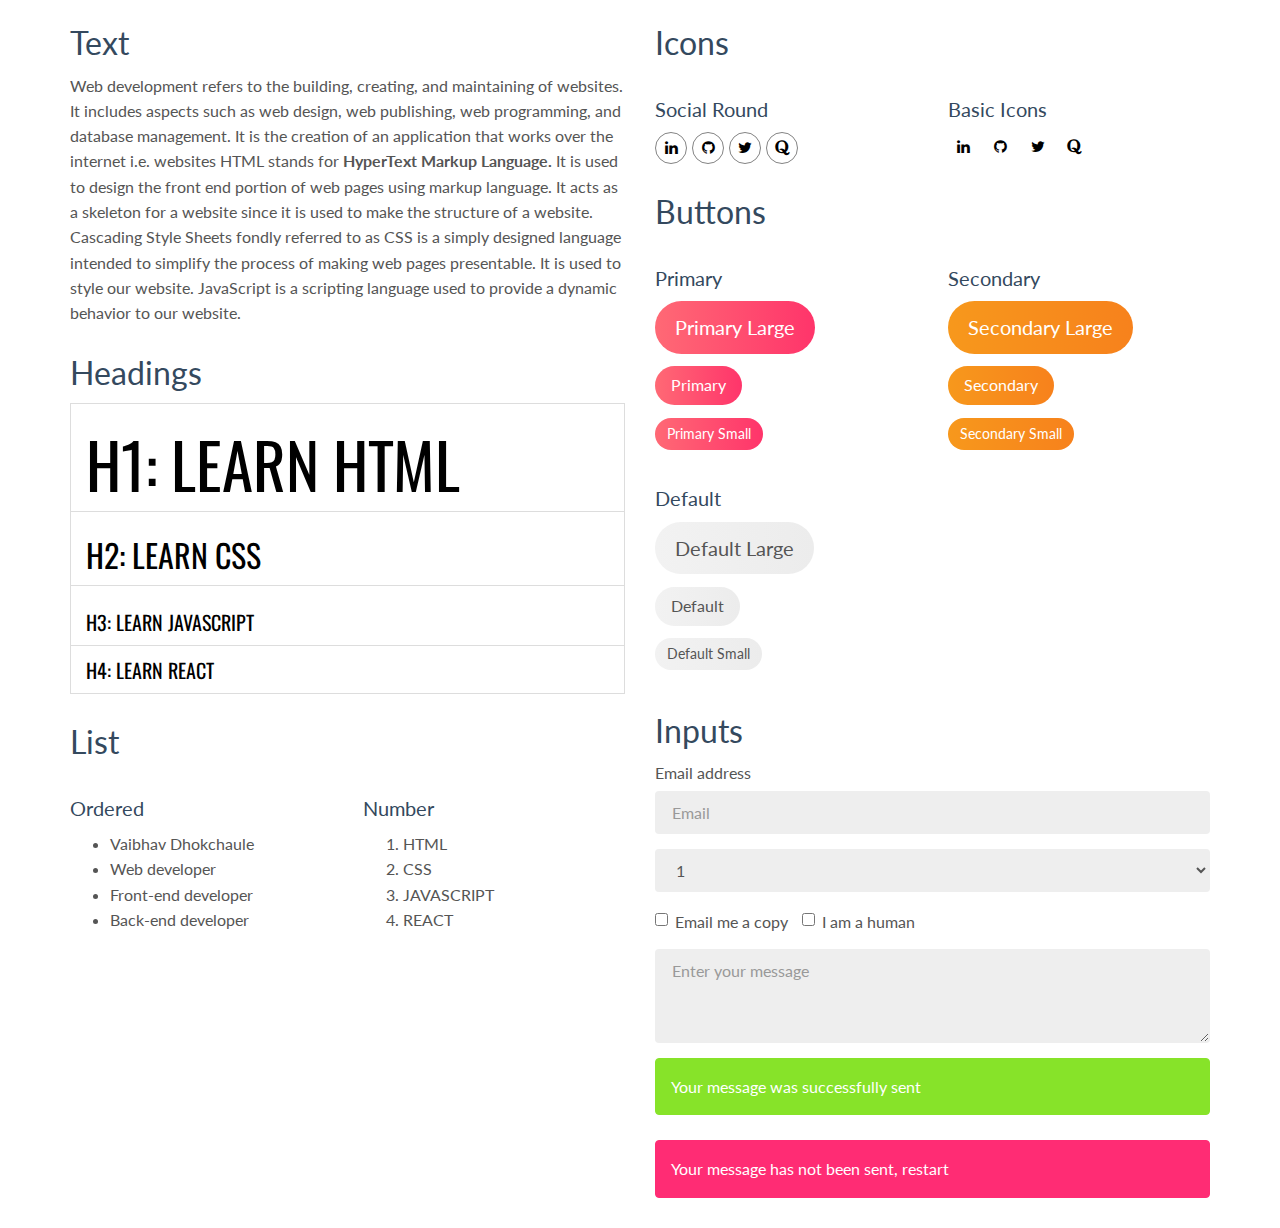
<file: samplepage.html>
<!DOCTYPE html>
<html lang="en">

<head>
  <meta charset="UTF-8">
  <meta content="IE=edge" http-equiv="X-UA-Compatible">
  <meta content="width=device-width,initial-scale=1" name="viewport">
  <meta content="description" name="description">
  <meta name="google" content="notranslate" />
  <meta content="Mashup templates have been developped by Orson.io team" name="author">

  <!-- Disable tap highlight on IE -->
  <meta name="msapplication-tap-highlight" content="no">
  
  <link rel="apple-touch-icon" sizes="180x180" href="./assets/apple-icon-180x180.png">
  <link href="./assets/favicon.ico" rel="icon">

  <title>Title page</title>  

<link href="./main.d8e0d294.css" rel="stylesheet"></head>

<body class="white">


<!-- Add your site or app content here -->
  <div class="container">
    <div class="row">
      <div class="col-xs-12 col-md-6">

        <div class="template-example">
          <h2 class="template-title-example">Text</h2>
          <p>Web development refers to the building,
             creating, and maintaining of websites. 
             It includes aspects such as web design, web publishing,
              web programming, and database management. It is the creation
             of an application that works over the internet i.e. websites
             HTML stands for <b>HyperText Markup Language.</b> It is used to design
            the front end portion of web pages using markup language. 
             It acts as a skeleton for a website since 
             it is used to make the structure of a website.
             Cascading Style Sheets fondly referred to as CSS
              is a simply designed language intended
              to simplify the process of making web pages presentable.
               It is used to style our website.
               JavaScript is a scripting language used to
                provide a dynamic behavior to our website.
          </p>
        </div>

        <div class="template-example">
          <h2 class="template-title-example">Headings</h2>
          
          <table class="table table-bordered">
            <tr><td><h1>H1: LEARN HTML</h1></td></tr>
            <tr><td><h2>H2: LEARN CSS</h2></td></tr>
            <tr><td><h3>H3: LEARN JAVASCRIPT</h3></td></tr>
            <tr><td><h4>H4: LEARN REACT</h4></td></tr>
          </table>
          
        </div>

        
        <div class="template-example">
          <h2 class="template-title-example">List</h2>
          <div class="row">
            <div class="col-md-6">
              <h3 class="template-title-example">Ordered</h3>
              <ul>
                <li>Vaibhav Dhokchaule</li>
                <li>Web developer</li>
                <li>Front-end developer</li>
                <li>Back-end developer</li>
              </ul>
            </div>
            <div class="col-md-6">
              <h3 class="template-title-example">Number</h3>
              <ol>
                <li>HTML</li>
                <li>CSS</li>
                <li>JAVASCRIPT</li>
                <li>REACT</li>
              </ol>
            </div>
          </div>
        </div>
        
      </div>

      <div class="col-xs-12 col-md-6">
        <div class="template-example">
          <h2 class="template-title-example">Icons</h2>
          
          <div class="row">
            <div class="col-md-6">
              <h3 class="template-title-example">Social Round</h2>
              <ul class="list-icons">
                <li>
                  <a href="" class="social-round-icon fa-icon">
                    <i class="fa fa-linkedin"></i>
                  </a>
                </li>
                <li>
                  <a href="" class="social-round-icon fa-icon">
                    <i class="fa fa-github"></i>
                  </a>
                </li>
                <li>
                  <a href="" class="social-round-icon fa-icon">
                    <i class="fa fa-twitter"></i>
                  </a>
                </li>
                <li>
                  <a href="" class="social-round-icon fa-icon">
                    <i class="fa fa-quora"></i>
                  </a>
                </li>
              </ul>
            </div>
            <div class="col-md-6">
               <h3 class="template-title-example">Basic Icons</h2>
                <ul class="list-icons">
                  <li>
                    <span class="fa-icon">
                      <i class="fa fa-linkedin"></i>
                    </span>
                  </li>
                  <li>
                    <span class="fa-icon">
                      <i class="fa fa-github"></i>
                    </span>
                  </li>
                  <li>
                    <span class="fa-icon">
                      <i class="fa fa-twitter"></i>
                    </span>
                  </li>
                  <li>
                    <span class="fa-icon">
                      <i class="fa fa-quora"></i>
                    </span>
                  </li>
                </ul>
            </div>

          </div>


          


        </div>

        <div class="template-example">
          <h2 class="template-title-example">Buttons</h2>
          <div class="row">
            <div class="col-md-6">
              <h3 class="template-title-example">Primary</h2>
              <div class="row">
                  <div class="col-md-6">
                  <p><a href="" class="btn btn-primary btn-lg">Primary Large</a></p>
                  <p><a href="" class="btn btn-primary">Primary </a></p>
                  <p><a href="" class="btn btn-primary btn-sm">Primary Small</a></p>
                </div>
              </div>

              <h3 class="template-title-example">Default</h2>
              <div class="row">
                  <div class="col-md-6">
                  <p><a href="" class="btn btn-default btn-lg">Default Large</a></p>
                  <p><a href="" class="btn btn-default">Default </a></p>
                  <p><a href="" class="btn btn-default btn-sm">Default Small</a></p>
                </div>
              </div>

            </div>

            <div class="col-md-6">
              <h3 class="template-title-example">Secondary</h2>
              <div class="row">
                  <div class="col-md-6">
                  <p><a href="" class="btn btn-info btn-lg">Secondary Large</a></p>
                  <p><a href="" class="btn btn-info">Secondary </a></p>
                  <p><a href="" class="btn btn-info btn-sm">Secondary Small</a></p>
                </div>
              </div>
            </div>
          </div>
        </div>
        
        <div class="template-example">
          <h2 class="template-title-example">Inputs</h2>

            <div class="form-group">
              <label for="exampleInputEmail1">Email address</label>
              <input type="email" class="form-control" id="exampleInputEmail1" placeholder="Email">
            </div>

            <div class="form-group">
              <select class="form-control">
                <option>1</option>
                <option>2</option>
                <option>3</option>
                <option>4</option>
                <option>5</option>
              </select>
            </div>

            <div class="form-group">
              <label class="checkbox-inline">
                <input 
                type="checkbox" id="inlineCheckbox1" value="option1"> Email me a copy
              </label>
              <label class="checkbox-inline">
                <input type="checkbox" id="inlineCheckbox2" value="option2"> I am a human
              </label>
            </div>

            <div class="form-group">
              <textarea class="form-control" rows="3" placeholder="Enter your message"></textarea>
            </div>
            
            <div class="alert alert-success" role="alert">Your message was successfully sent</div>
            <div class="alert alert-danger" role="alert">Your message has not been sent, restart</div>
        </div>




      </div>
    </div>
  </div>

<script type="text/javascript" src="./main.bc58148c.js"></script>
</file>
<file: main.d8e0d294.css>
@import url(https://fonts.googleapis.com/css?family=Lato:400,700|Oswald);@import url(https://maxcdn.bootstrapcdn.com/font-awesome/4.7.0/css/font-awesome.min.css);/*!
 * Bootstrap v3.3.7 (http://getbootstrap.com)
 * Copyright 2011-2016 Twitter, Inc.
 * Licensed under MIT (https://github.com/twbs/bootstrap/blob/master/LICENSE)
 */
/*! normalize.css v3.0.3 | MIT License | github.com/necolas/normalize.css */html{font-family:sans-serif;-ms-text-size-adjust:100%;-webkit-text-size-adjust:100%}body{margin:0}article,aside,details,figcaption,figure,footer,header,hgroup,main,menu,nav,section,summary{display:block}audio,canvas,progress,video{display:inline-block;vertical-align:baseline}audio:not([controls]){display:none;height:0}[hidden],template{display:none}a{background-color:transparent}a:active,a:hover{outline:0}abbr[title]{border-bottom:1px dotted}b,strong{font-weight:700}dfn{font-style:italic}h1{font-size:2em;margin:.67em 0}mark{background:#ff0;color:#000}small{font-size:80%}sub,sup{font-size:75%;line-height:0;position:relative;vertical-align:baseline}sup{top:-.5em}sub{bottom:-.25em}img{border:0}svg:not(:root){overflow:hidden}figure{margin:1em 40px}hr{box-sizing:content-box;height:0}pre{overflow:auto}code,kbd,pre,samp{font-family:monospace,monospace;font-size:1em}button,input,optgroup,select,textarea{color:inherit;font:inherit;margin:0}button{overflow:visible}button,select{text-transform:none}button,html input[type=button],input[type=reset],input[type=submit]{-webkit-appearance:button;cursor:pointer}button[disabled],html input[disabled]{cursor:default}button::-moz-focus-inner,input::-moz-focus-inner{border:0;padding:0}input{line-height:normal}input[type=checkbox],input[type=radio]{box-sizing:border-box;padding:0}input[type=number]::-webkit-inner-spin-button,input[type=number]::-webkit-outer-spin-button{height:auto}input[type=search]{-webkit-appearance:textfield;box-sizing:content-box}input[type=search]::-webkit-search-cancel-button,input[type=search]::-webkit-search-decoration{-webkit-appearance:none}fieldset{border:1px solid silver;margin:0 2px;padding:.35em .625em .75em}textarea{overflow:auto}optgroup{font-weight:700}table{border-collapse:collapse;border-spacing:0}td,th{padding:0}

/*! Source: https://github.com/h5bp/html5-boilerplate/blob/master/src/css/main.css */@media print{*,:after,:before{background:transparent!important;color:#000!important;box-shadow:none!important;text-shadow:none!important}a,a:visited{text-decoration:underline}a[href]:after{content:" (" attr(href) ")"}abbr[title]:after{content:" (" attr(title) ")"}a[href^="#"]:after,a[href^="javascript:"]:after{content:""}blockquote,pre{border:1px solid #999;page-break-inside:avoid}thead{display:table-header-group}img,tr{page-break-inside:avoid}img{max-width:100%!important}h2,h3,p{orphans:3;widows:3}h2,h3{page-break-after:avoid}.navbar{display:none}.btn>.caret,.dropup>.btn>.caret{border-top-color:#000!important}.label{border:1px solid #000}.table{border-collapse:collapse!important}.table td,.table th{background-color:#fff!important}.table-bordered td,.table-bordered th{border:1px solid #ddd!important}}*,:after,:before{-webkit-box-sizing:border-box;-moz-box-sizing:border-box;box-sizing:border-box}html{font-size:10px;-webkit-tap-highlight-color:transparent}body{font-family:Lato,Helvetica,Arial,sans-serif;font-size:16px;line-height:1.58;color:#555;background-color:#fff}button,input,select,textarea{font-family:inherit;font-size:inherit;line-height:inherit}a{color:#ff0060;text-decoration:none}a:focus,a:hover{color:#b30043;text-decoration:underline}a:focus{outline:5px auto -webkit-focus-ring-color;outline-offset:-2px}figure{margin:0}img{vertical-align:middle}.img-responsive{display:block;max-width:100%;height:auto}.img-rounded{border-radius:6px}.img-thumbnail{padding:4px;line-height:1.58;background-color:#fff;border:1px solid #ddd;border-radius:4px;-webkit-transition:all .2s ease-in-out;-o-transition:all .2s ease-in-out;transition:all .2s ease-in-out;display:inline-block;max-width:100%;height:auto}.img-circle{border-radius:50%}hr{margin-top:25px;margin-bottom:25px;border:0;border-top:1px solid #eee}.sr-only{position:absolute;width:1px;height:1px;margin:-1px;padding:0;overflow:hidden;clip:rect(0,0,0,0);border:0}.sr-only-focusable:active,.sr-only-focusable:focus{position:static;width:auto;height:auto;margin:0;overflow:visible;clip:auto}[role=button]{cursor:pointer}.h1,.h2,.h3,.h4,.h5,.h6,h1,h2,h3,h4,h5,h6{font-family:Oswald,Helvetica,Arial,sans-serif;font-weight:400;line-height:1.1;color:#000}.h1 .small,.h1 small,.h2 .small,.h2 small,.h3 .small,.h3 small,.h4 .small,.h4 small,.h5 .small,.h5 small,.h6 .small,.h6 small,h1 .small,h1 small,h2 .small,h2 small,h3 .small,h3 small,h4 .small,h4 small,h5 .small,h5 small,h6 .small,h6 small{font-weight:400;line-height:1;color:#777}.h1,.h2,.h3,h1,h2,h3{margin-top:25px;margin-bottom:12.5px}.h1 .small,.h1 small,.h2 .small,.h2 small,.h3 .small,.h3 small,h1 .small,h1 small,h2 .small,h2 small,h3 .small,h3 small{font-size:65%}.h4,.h5,.h6,h4,h5,h6{margin-top:12.5px;margin-bottom:12.5px}.h4 .small,.h4 small,.h5 .small,.h5 small,.h6 .small,.h6 small,h4 .small,h4 small,h5 .small,h5 small,h6 .small,h6 small{font-size:75%}.h1,h1{font-size:63px}.h2,h2{font-size:27px}.h3,.h4,h3,h4{font-size:20px}.h5,h5{font-size:18px}.h6,h6{font-size:14px}p{margin:0 0 12.5px}.lead{margin-bottom:25px;font-size:18px;font-weight:300;line-height:1.4}@media (min-width:768px){.lead{font-size:24px}}.small,small{font-size:87%}.mark,mark{background-color:#fcf8e3;padding:.2em}.text-left{text-align:left}.text-right{text-align:right}.text-center{text-align:center}.text-justify{text-align:justify}.text-nowrap{white-space:nowrap}.text-lowercase{text-transform:lowercase}.initialism,.text-uppercase{text-transform:uppercase}.text-capitalize{text-transform:capitalize}.text-muted{color:#777}.text-primary{color:#ff0060}a.text-primary:focus,a.text-primary:hover{color:#cc004d}.text-success{color:#fff}a.text-success:focus,a.text-success:hover{color:#e6e6e6}.text-info{color:#31708f}a.text-info:focus,a.text-info:hover{color:#245269}.text-warning{color:#8a6d3b}a.text-warning:focus,a.text-warning:hover{color:#66512c}.text-danger{color:#fff}a.text-danger:focus,a.text-danger:hover{color:#e6e6e6}.bg-primary{color:#fff;background-color:#ff0060}a.bg-primary:focus,a.bg-primary:hover{background-color:#cc004d}.bg-success{background-color:#87e329}a.bg-success:focus,a.bg-success:hover{background-color:#6dc019}.bg-info{background-color:#d9edf7}a.bg-info:focus,a.bg-info:hover{background-color:#afd9ee}.bg-warning{background-color:#fcf8e3}a.bg-warning:focus,a.bg-warning:hover{background-color:#f7ecb5}.bg-danger{background-color:#ff2c74}a.bg-danger:focus,a.bg-danger:hover{background-color:#f80055}.page-header{padding-bottom:11.5px;margin:50px 0 25px;border-bottom:1px solid #eee}ol,ul{margin-top:0;margin-bottom:12.5px}ol ol,ol ul,ul ol,ul ul{margin-bottom:0}.list-inline,.list-unstyled{padding-left:0;list-style:none}.list-inline{margin-left:-5px}.list-inline>li{display:inline-block;padding-left:5px;padding-right:5px}dl{margin-top:0;margin-bottom:25px}dd,dt{line-height:1.58}dt{font-weight:700}dd{margin-left:0}.dl-horizontal dd:after,.dl-horizontal dd:before{content:" ";display:table}.dl-horizontal dd:after{clear:both}@media (min-width:768px){.dl-horizontal dt{float:left;width:160px;clear:left;text-align:right;overflow:hidden;text-overflow:ellipsis;white-space:nowrap}.dl-horizontal dd{margin-left:180px}}abbr[data-original-title],abbr[title]{cursor:help;border-bottom:1px dotted #777}.initialism{font-size:90%}blockquote{padding:12.5px 25px;margin:0 0 25px;font-size:20px;border-left:5px solid #eee}blockquote ol:last-child,blockquote p:last-child,blockquote ul:last-child{margin-bottom:0}blockquote .small,blockquote footer,blockquote small{display:block;font-size:80%;line-height:1.58;color:#777}blockquote .small:before,blockquote footer:before,blockquote small:before{content:"\2014   \A0"}.blockquote-reverse,blockquote.pull-right{padding-right:15px;padding-left:0;border-right:5px solid #eee;border-left:0;text-align:right}.blockquote-reverse .small:before,.blockquote-reverse footer:before,.blockquote-reverse small:before,blockquote.pull-right .small:before,blockquote.pull-right footer:before,blockquote.pull-right small:before{content:""}.blockquote-reverse .small:after,.blockquote-reverse footer:after,.blockquote-reverse small:after,blockquote.pull-right .small:after,blockquote.pull-right footer:after,blockquote.pull-right small:after{content:"\A0   \2014"}address{margin-bottom:25px;font-style:normal;line-height:1.58}code,kbd,pre,samp{font-family:Menlo,Monaco,Consolas,Courier New,monospace}code{color:#c7254e;background-color:#f9f2f4;border-radius:4px}code,kbd{padding:2px 4px;font-size:90%}kbd{color:#fff;background-color:#333;border-radius:3px;box-shadow:inset 0 -1px 0 rgba(0,0,0,.25)}kbd kbd{padding:0;font-size:100%;font-weight:700;box-shadow:none}pre{display:block;padding:12px;margin:0 0 12.5px;font-size:15px;line-height:1.58;word-break:break-all;word-wrap:break-word;color:#333;background-color:#f5f5f5;border:1px solid #ccc;border-radius:4px}pre code{padding:0;font-size:inherit;color:inherit;white-space:pre-wrap;background-color:transparent;border-radius:0}.pre-scrollable{max-height:340px;overflow-y:scroll}.container{margin-right:auto;margin-left:auto;padding-left:15px;padding-right:15px}.container:after,.container:before{content:" ";display:table}.container:after{clear:both}@media (min-width:768px){.container{width:750px}}@media (min-width:992px){.container{width:970px}}@media (min-width:1200px){.container{width:1170px}}.container-fluid{margin-right:auto;margin-left:auto;padding-left:15px;padding-right:15px}.container-fluid:after,.container-fluid:before{content:" ";display:table}.container-fluid:after{clear:both}.row{margin-left:-15px;margin-right:-15px}.row:after,.row:before{content:" ";display:table}.row:after{clear:both}.col-lg-1,.col-lg-2,.col-lg-3,.col-lg-4,.col-lg-5,.col-lg-6,.col-lg-7,.col-lg-8,.col-lg-9,.col-lg-10,.col-lg-11,.col-lg-12,.col-md-1,.col-md-2,.col-md-3,.col-md-4,.col-md-5,.col-md-6,.col-md-7,.col-md-8,.col-md-9,.col-md-10,.col-md-11,.col-md-12,.col-sm-1,.col-sm-2,.col-sm-3,.col-sm-4,.col-sm-5,.col-sm-6,.col-sm-7,.col-sm-8,.col-sm-9,.col-sm-10,.col-sm-11,.col-sm-12,.col-xs-1,.col-xs-2,.col-xs-3,.col-xs-4,.col-xs-5,.col-xs-6,.col-xs-7,.col-xs-8,.col-xs-9,.col-xs-10,.col-xs-11,.col-xs-12{position:relative;min-height:1px;padding-left:15px;padding-right:15px}.col-xs-1,.col-xs-2,.col-xs-3,.col-xs-4,.col-xs-5,.col-xs-6,.col-xs-7,.col-xs-8,.col-xs-9,.col-xs-10,.col-xs-11,.col-xs-12{float:left}.col-xs-1{width:8.33333%}.col-xs-2{width:16.66667%}.col-xs-3{width:25%}.col-xs-4{width:33.33333%}.col-xs-5{width:41.66667%}.col-xs-6{width:50%}.col-xs-7{width:58.33333%}.col-xs-8{width:66.66667%}.col-xs-9{width:75%}.col-xs-10{width:83.33333%}.col-xs-11{width:91.66667%}.col-xs-12{width:100%}.col-xs-pull-0{right:auto}.col-xs-pull-1{right:8.33333%}.col-xs-pull-2{right:16.66667%}.col-xs-pull-3{right:25%}.col-xs-pull-4{right:33.33333%}.col-xs-pull-5{right:41.66667%}.col-xs-pull-6{right:50%}.col-xs-pull-7{right:58.33333%}.col-xs-pull-8{right:66.66667%}.col-xs-pull-9{right:75%}.col-xs-pull-10{right:83.33333%}.col-xs-pull-11{right:91.66667%}.col-xs-pull-12{right:100%}.col-xs-push-0{left:auto}.col-xs-push-1{left:8.33333%}.col-xs-push-2{left:16.66667%}.col-xs-push-3{left:25%}.col-xs-push-4{left:33.33333%}.col-xs-push-5{left:41.66667%}.col-xs-push-6{left:50%}.col-xs-push-7{left:58.33333%}.col-xs-push-8{left:66.66667%}.col-xs-push-9{left:75%}.col-xs-push-10{left:83.33333%}.col-xs-push-11{left:91.66667%}.col-xs-push-12{left:100%}.col-xs-offset-0{margin-left:0}.col-xs-offset-1{margin-left:8.33333%}.col-xs-offset-2{margin-left:16.66667%}.col-xs-offset-3{margin-left:25%}.col-xs-offset-4{margin-left:33.33333%}.col-xs-offset-5{margin-left:41.66667%}.col-xs-offset-6{margin-left:50%}.col-xs-offset-7{margin-left:58.33333%}.col-xs-offset-8{margin-left:66.66667%}.col-xs-offset-9{margin-left:75%}.col-xs-offset-10{margin-left:83.33333%}.col-xs-offset-11{margin-left:91.66667%}.col-xs-offset-12{margin-left:100%}@media (min-width:768px){.col-sm-1,.col-sm-2,.col-sm-3,.col-sm-4,.col-sm-5,.col-sm-6,.col-sm-7,.col-sm-8,.col-sm-9,.col-sm-10,.col-sm-11,.col-sm-12{float:left}.col-sm-1{width:8.33333%}.col-sm-2{width:16.66667%}.col-sm-3{width:25%}.col-sm-4{width:33.33333%}.col-sm-5{width:41.66667%}.col-sm-6{width:50%}.col-sm-7{width:58.33333%}.col-sm-8{width:66.66667%}.col-sm-9{width:75%}.col-sm-10{width:83.33333%}.col-sm-11{width:91.66667%}.col-sm-12{width:100%}.col-sm-pull-0{right:auto}.col-sm-pull-1{right:8.33333%}.col-sm-pull-2{right:16.66667%}.col-sm-pull-3{right:25%}.col-sm-pull-4{right:33.33333%}.col-sm-pull-5{right:41.66667%}.col-sm-pull-6{right:50%}.col-sm-pull-7{right:58.33333%}.col-sm-pull-8{right:66.66667%}.col-sm-pull-9{right:75%}.col-sm-pull-10{right:83.33333%}.col-sm-pull-11{right:91.66667%}.col-sm-pull-12{right:100%}.col-sm-push-0{left:auto}.col-sm-push-1{left:8.33333%}.col-sm-push-2{left:16.66667%}.col-sm-push-3{left:25%}.col-sm-push-4{left:33.33333%}.col-sm-push-5{left:41.66667%}.col-sm-push-6{left:50%}.col-sm-push-7{left:58.33333%}.col-sm-push-8{left:66.66667%}.col-sm-push-9{left:75%}.col-sm-push-10{left:83.33333%}.col-sm-push-11{left:91.66667%}.col-sm-push-12{left:100%}.col-sm-offset-0{margin-left:0}.col-sm-offset-1{margin-left:8.33333%}.col-sm-offset-2{margin-left:16.66667%}.col-sm-offset-3{margin-left:25%}.col-sm-offset-4{margin-left:33.33333%}.col-sm-offset-5{margin-left:41.66667%}.col-sm-offset-6{margin-left:50%}.col-sm-offset-7{margin-left:58.33333%}.col-sm-offset-8{margin-left:66.66667%}.col-sm-offset-9{margin-left:75%}.col-sm-offset-10{margin-left:83.33333%}.col-sm-offset-11{margin-left:91.66667%}.col-sm-offset-12{margin-left:100%}}@media (min-width:992px){.col-md-1,.col-md-2,.col-md-3,.col-md-4,.col-md-5,.col-md-6,.col-md-7,.col-md-8,.col-md-9,.col-md-10,.col-md-11,.col-md-12{float:left}.col-md-1{width:8.33333%}.col-md-2{width:16.66667%}.col-md-3{width:25%}.col-md-4{width:33.33333%}.col-md-5{width:41.66667%}.col-md-6{width:50%}.col-md-7{width:58.33333%}.col-md-8{width:66.66667%}.col-md-9{width:75%}.col-md-10{width:83.33333%}.col-md-11{width:91.66667%}.col-md-12{width:100%}.col-md-pull-0{right:auto}.col-md-pull-1{right:8.33333%}.col-md-pull-2{right:16.66667%}.col-md-pull-3{right:25%}.col-md-pull-4{right:33.33333%}.col-md-pull-5{right:41.66667%}.col-md-pull-6{right:50%}.col-md-pull-7{right:58.33333%}.col-md-pull-8{right:66.66667%}.col-md-pull-9{right:75%}.col-md-pull-10{right:83.33333%}.col-md-pull-11{right:91.66667%}.col-md-pull-12{right:100%}.col-md-push-0{left:auto}.col-md-push-1{left:8.33333%}.col-md-push-2{left:16.66667%}.col-md-push-3{left:25%}.col-md-push-4{left:33.33333%}.col-md-push-5{left:41.66667%}.col-md-push-6{left:50%}.col-md-push-7{left:58.33333%}.col-md-push-8{left:66.66667%}.col-md-push-9{left:75%}.col-md-push-10{left:83.33333%}.col-md-push-11{left:91.66667%}.col-md-push-12{left:100%}.col-md-offset-0{margin-left:0}.col-md-offset-1{margin-left:8.33333%}.col-md-offset-2{margin-left:16.66667%}.col-md-offset-3{margin-left:25%}.col-md-offset-4{margin-left:33.33333%}.col-md-offset-5{margin-left:41.66667%}.col-md-offset-6{margin-left:50%}.col-md-offset-7{margin-left:58.33333%}.col-md-offset-8{margin-left:66.66667%}.col-md-offset-9{margin-left:75%}.col-md-offset-10{margin-left:83.33333%}.col-md-offset-11{margin-left:91.66667%}.col-md-offset-12{margin-left:100%}}@media (min-width:1200px){.col-lg-1,.col-lg-2,.col-lg-3,.col-lg-4,.col-lg-5,.col-lg-6,.col-lg-7,.col-lg-8,.col-lg-9,.col-lg-10,.col-lg-11,.col-lg-12{float:left}.col-lg-1{width:8.33333%}.col-lg-2{width:16.66667%}.col-lg-3{width:25%}.col-lg-4{width:33.33333%}.col-lg-5{width:41.66667%}.col-lg-6{width:50%}.col-lg-7{width:58.33333%}.col-lg-8{width:66.66667%}.col-lg-9{width:75%}.col-lg-10{width:83.33333%}.col-lg-11{width:91.66667%}.col-lg-12{width:100%}.col-lg-pull-0{right:auto}.col-lg-pull-1{right:8.33333%}.col-lg-pull-2{right:16.66667%}.col-lg-pull-3{right:25%}.col-lg-pull-4{right:33.33333%}.col-lg-pull-5{right:41.66667%}.col-lg-pull-6{right:50%}.col-lg-pull-7{right:58.33333%}.col-lg-pull-8{right:66.66667%}.col-lg-pull-9{right:75%}.col-lg-pull-10{right:83.33333%}.col-lg-pull-11{right:91.66667%}.col-lg-pull-12{right:100%}.col-lg-push-0{left:auto}.col-lg-push-1{left:8.33333%}.col-lg-push-2{left:16.66667%}.col-lg-push-3{left:25%}.col-lg-push-4{left:33.33333%}.col-lg-push-5{left:41.66667%}.col-lg-push-6{left:50%}.col-lg-push-7{left:58.33333%}.col-lg-push-8{left:66.66667%}.col-lg-push-9{left:75%}.col-lg-push-10{left:83.33333%}.col-lg-push-11{left:91.66667%}.col-lg-push-12{left:100%}.col-lg-offset-0{margin-left:0}.col-lg-offset-1{margin-left:8.33333%}.col-lg-offset-2{margin-left:16.66667%}.col-lg-offset-3{margin-left:25%}.col-lg-offset-4{margin-left:33.33333%}.col-lg-offset-5{margin-left:41.66667%}.col-lg-offset-6{margin-left:50%}.col-lg-offset-7{margin-left:58.33333%}.col-lg-offset-8{margin-left:66.66667%}.col-lg-offset-9{margin-left:75%}.col-lg-offset-10{margin-left:83.33333%}.col-lg-offset-11{margin-left:91.66667%}.col-lg-offset-12{margin-left:100%}}table{background-color:transparent}caption{padding-top:8px;padding-bottom:8px;color:#777}caption,th{text-align:left}.table{width:100%;max-width:100%;margin-bottom:25px}.table>tbody>tr>td,.table>tbody>tr>th,.table>tfoot>tr>td,.table>tfoot>tr>th,.table>thead>tr>td,.table>thead>tr>th{padding:8px;line-height:1.58;vertical-align:top;border-top:1px solid #ddd}.table>thead>tr>th{vertical-align:bottom;border-bottom:2px solid #ddd}.table>caption+thead>tr:first-child>td,.table>caption+thead>tr:first-child>th,.table>colgroup+thead>tr:first-child>td,.table>colgroup+thead>tr:first-child>th,.table>thead:first-child>tr:first-child>td,.table>thead:first-child>tr:first-child>th{border-top:0}.table>tbody+tbody{border-top:2px solid #ddd}.table .table{background-color:#fff}.table-condensed>tbody>tr>td,.table-condensed>tbody>tr>th,.table-condensed>tfoot>tr>td,.table-condensed>tfoot>tr>th,.table-condensed>thead>tr>td,.table-condensed>thead>tr>th{padding:5px}.table-bordered,.table-bordered>tbody>tr>td,.table-bordered>tbody>tr>th,.table-bordered>tfoot>tr>td,.table-bordered>tfoot>tr>th,.table-bordered>thead>tr>td,.table-bordered>thead>tr>th{border:1px solid #ddd}.table-bordered>thead>tr>td,.table-bordered>thead>tr>th{border-bottom-width:2px}.table-striped>tbody>tr:nth-of-type(odd){background-color:#f9f9f9}.table-hover>tbody>tr:hover{background-color:#f5f5f5}table col[class*=col-]{position:static;float:none;display:table-column}table td[class*=col-],table th[class*=col-]{position:static;float:none;display:table-cell}.table>tbody>tr.active>td,.table>tbody>tr.active>th,.table>tbody>tr>td.active,.table>tbody>tr>th.active,.table>tfoot>tr.active>td,.table>tfoot>tr.active>th,.table>tfoot>tr>td.active,.table>tfoot>tr>th.active,.table>thead>tr.active>td,.table>thead>tr.active>th,.table>thead>tr>td.active,.table>thead>tr>th.active{background-color:#f5f5f5}.table-hover>tbody>tr.active:hover>td,.table-hover>tbody>tr.active:hover>th,.table-hover>tbody>tr:hover>.active,.table-hover>tbody>tr>td.active:hover,.table-hover>tbody>tr>th.active:hover{background-color:#e8e8e8}.table>tbody>tr.success>td,.table>tbody>tr.success>th,.table>tbody>tr>td.success,.table>tbody>tr>th.success,.table>tfoot>tr.success>td,.table>tfoot>tr.success>th,.table>tfoot>tr>td.success,.table>tfoot>tr>th.success,.table>thead>tr.success>td,.table>thead>tr.success>th,.table>thead>tr>td.success,.table>thead>tr>th.success{background-color:#87e329}.table-hover>tbody>tr.success:hover>td,.table-hover>tbody>tr.success:hover>th,.table-hover>tbody>tr:hover>.success,.table-hover>tbody>tr>td.success:hover,.table-hover>tbody>tr>th.success:hover{background-color:#7ad61c}.table>tbody>tr.info>td,.table>tbody>tr.info>th,.table>tbody>tr>td.info,.table>tbody>tr>th.info,.table>tfoot>tr.info>td,.table>tfoot>tr.info>th,.table>tfoot>tr>td.info,.table>tfoot>tr>th.info,.table>thead>tr.info>td,.table>thead>tr.info>th,.table>thead>tr>td.info,.table>thead>tr>th.info{background-color:#d9edf7}.table-hover>tbody>tr.info:hover>td,.table-hover>tbody>tr.info:hover>th,.table-hover>tbody>tr:hover>.info,.table-hover>tbody>tr>td.info:hover,.table-hover>tbody>tr>th.info:hover{background-color:#c4e3f3}.table>tbody>tr.warning>td,.table>tbody>tr.warning>th,.table>tbody>tr>td.warning,.table>tbody>tr>th.warning,.table>tfoot>tr.warning>td,.table>tfoot>tr.warning>th,.table>tfoot>tr>td.warning,.table>tfoot>tr>th.warning,.table>thead>tr.warning>td,.table>thead>tr.warning>th,.table>thead>tr>td.warning,.table>thead>tr>th.warning{background-color:#fcf8e3}.table-hover>tbody>tr.warning:hover>td,.table-hover>tbody>tr.warning:hover>th,.table-hover>tbody>tr:hover>.warning,.table-hover>tbody>tr>td.warning:hover,.table-hover>tbody>tr>th.warning:hover{background-color:#faf2cc}.table>tbody>tr.danger>td,.table>tbody>tr.danger>th,.table>tbody>tr>td.danger,.table>tbody>tr>th.danger,.table>tfoot>tr.danger>td,.table>tfoot>tr.danger>th,.table>tfoot>tr>td.danger,.table>tfoot>tr>th.danger,.table>thead>tr.danger>td,.table>thead>tr.danger>th,.table>thead>tr>td.danger,.table>thead>tr>th.danger{background-color:#ff2c74}.table-hover>tbody>tr.danger:hover>td,.table-hover>tbody>tr.danger:hover>th,.table-hover>tbody>tr:hover>.danger,.table-hover>tbody>tr>td.danger:hover,.table-hover>tbody>tr>th.danger:hover{background-color:#ff1363}.table-responsive{overflow-x:auto;min-height:.01%}@media screen and (max-width:767px){.table-responsive{width:100%;margin-bottom:18.75px;overflow-y:hidden;-ms-overflow-style:-ms-autohiding-scrollbar;border:1px solid #ddd}.table-responsive>.table{margin-bottom:0}.table-responsive>.table>tbody>tr>td,.table-responsive>.table>tbody>tr>th,.table-responsive>.table>tfoot>tr>td,.table-responsive>.table>tfoot>tr>th,.table-responsive>.table>thead>tr>td,.table-responsive>.table>thead>tr>th{white-space:nowrap}.table-responsive>.table-bordered{border:0}.table-responsive>.table-bordered>tbody>tr>td:first-child,.table-responsive>.table-bordered>tbody>tr>th:first-child,.table-responsive>.table-bordered>tfoot>tr>td:first-child,.table-responsive>.table-bordered>tfoot>tr>th:first-child,.table-responsive>.table-bordered>thead>tr>td:first-child,.table-responsive>.table-bordered>thead>tr>th:first-child{border-left:0}.table-responsive>.table-bordered>tbody>tr>td:last-child,.table-responsive>.table-bordered>tbody>tr>th:last-child,.table-responsive>.table-bordered>tfoot>tr>td:last-child,.table-responsive>.table-bordered>tfoot>tr>th:last-child,.table-responsive>.table-bordered>thead>tr>td:last-child,.table-responsive>.table-bordered>thead>tr>th:last-child{border-right:0}.table-responsive>.table-bordered>tbody>tr:last-child>td,.table-responsive>.table-bordered>tbody>tr:last-child>th,.table-responsive>.table-bordered>tfoot>tr:last-child>td,.table-responsive>.table-bordered>tfoot>tr:last-child>th{border-bottom:0}}fieldset{margin:0;min-width:0}fieldset,legend{padding:0;border:0}legend{display:block;width:100%;margin-bottom:25px;font-size:24px;line-height:inherit;color:#333;border-bottom:1px solid #e5e5e5}label{display:inline-block;max-width:100%;margin-bottom:5px;font-weight:700}input[type=search]{-webkit-box-sizing:border-box;-moz-box-sizing:border-box;box-sizing:border-box}input[type=checkbox],input[type=radio]{margin:4px 0 0;margin-top:1px\9;line-height:normal}input[type=file]{display:block}input[type=range]{display:block;width:100%}select[multiple],select[size]{height:auto}input[type=checkbox]:focus,input[type=file]:focus,input[type=radio]:focus{outline:5px auto -webkit-focus-ring-color;outline-offset:-2px}output{padding-top:9px}.form-control,output{display:block;font-size:16px;line-height:1.58;color:#555}.form-control{width:100%;height:43px;padding:8px 16px;background-color:#eee;background-image:none;border:1px solid transparent;border-radius:4px;-webkit-box-shadow:inset 0 1px 1px rgba(0,0,0,.075);box-shadow:inset 0 1px 1px rgba(0,0,0,.075);-webkit-transition:border-color .15s ease-in-out,box-shadow .15s ease-in-out;-o-transition:border-color ease-in-out .15s,box-shadow ease-in-out .15s;transition:border-color .15s ease-in-out,box-shadow .15s ease-in-out}.form-control:focus{border-color:#66afe9;-webkit-box-shadow:inset 0 1px 1px rgba(0,0,0,.075),0 0 8px rgba(102,175,233,.6);box-shadow:inset 0 1px 1px rgba(0,0,0,.075),0 0 8px rgba(102,175,233,.6)}.form-control::-moz-placeholder{color:#999;opacity:1}.form-control:-ms-input-placeholder{color:#999}.form-control::-webkit-input-placeholder{color:#999}.form-control::-ms-expand{border:0;background-color:transparent}.form-control[disabled],.form-control[readonly],fieldset[disabled] .form-control{background-color:#eee;opacity:1}.form-control[disabled],fieldset[disabled] .form-control{cursor:not-allowed}textarea.form-control{height:auto}input[type=search]{-webkit-appearance:none}@media screen and (-webkit-min-device-pixel-ratio:0){input[type=date].form-control,input[type=datetime-local].form-control,input[type=month].form-control,input[type=time].form-control{line-height:43px}.input-group-sm>.input-group-btn>input[type=date].btn,.input-group-sm>.input-group-btn>input[type=datetime-local].btn,.input-group-sm>.input-group-btn>input[type=month].btn,.input-group-sm>.input-group-btn>input[type=time].btn,.input-group-sm>input[type=date].form-control,.input-group-sm>input[type=date].input-group-addon,.input-group-sm>input[type=datetime-local].form-control,.input-group-sm>input[type=datetime-local].input-group-addon,.input-group-sm>input[type=month].form-control,.input-group-sm>input[type=month].input-group-addon,.input-group-sm>input[type=time].form-control,.input-group-sm>input[type=time].input-group-addon,.input-group-sm input[type=date],.input-group-sm input[type=datetime-local],.input-group-sm input[type=month],.input-group-sm input[type=time],input[type=date].input-sm,input[type=datetime-local].input-sm,input[type=month].input-sm,input[type=time].input-sm{line-height:35px}.input-group-lg>.input-group-btn>input[type=date].btn,.input-group-lg>.input-group-btn>input[type=datetime-local].btn,.input-group-lg>.input-group-btn>input[type=month].btn,.input-group-lg>.input-group-btn>input[type=time].btn,.input-group-lg>input[type=date].form-control,.input-group-lg>input[type=date].input-group-addon,.input-group-lg>input[type=datetime-local].form-control,.input-group-lg>input[type=datetime-local].input-group-addon,.input-group-lg>input[type=month].form-control,.input-group-lg>input[type=month].input-group-addon,.input-group-lg>input[type=time].form-control,.input-group-lg>input[type=time].input-group-addon,.input-group-lg input[type=date],.input-group-lg input[type=datetime-local],.input-group-lg input[type=month],.input-group-lg input[type=time],input[type=date].input-lg,input[type=datetime-local].input-lg,input[type=month].input-lg,input[type=time].input-lg{line-height:53px}}.form-group{margin-bottom:15px}.checkbox,.radio{position:relative;display:block;margin-top:10px;margin-bottom:10px}.checkbox label,.radio label{min-height:25px;padding-left:20px;margin-bottom:0;font-weight:400;cursor:pointer}.checkbox-inline input[type=checkbox],.checkbox input[type=checkbox],.radio-inline input[type=radio],.radio input[type=radio]{position:absolute;margin-left:-20px;margin-top:4px\9}.checkbox+.checkbox,.radio+.radio{margin-top:-5px}.checkbox-inline,.radio-inline{position:relative;display:inline-block;padding-left:20px;margin-bottom:0;vertical-align:middle;font-weight:400;cursor:pointer}.checkbox-inline+.checkbox-inline,.radio-inline+.radio-inline{margin-top:0;margin-left:10px}.checkbox-inline.disabled,.checkbox.disabled label,.radio-inline.disabled,.radio.disabled label,fieldset[disabled] .checkbox-inline,fieldset[disabled] .checkbox label,fieldset[disabled] .radio-inline,fieldset[disabled] .radio label,fieldset[disabled] input[type=checkbox],fieldset[disabled] input[type=radio],input[type=checkbox].disabled,input[type=checkbox][disabled],input[type=radio].disabled,input[type=radio][disabled]{cursor:not-allowed}.form-control-static{padding-top:9px;padding-bottom:9px;margin-bottom:0;min-height:41px}.form-control-static.input-lg,.form-control-static.input-sm,.input-group-lg>.form-control-static.form-control,.input-group-lg>.form-control-static.input-group-addon,.input-group-lg>.input-group-btn>.form-control-static.btn,.input-group-sm>.form-control-static.form-control,.input-group-sm>.form-control-static.input-group-addon,.input-group-sm>.input-group-btn>.form-control-static.btn{padding-left:0;padding-right:0}.input-group-sm>.form-control,.input-group-sm>.input-group-addon,.input-group-sm>.input-group-btn>.btn,.input-sm{height:35px;padding:6px 12px;font-size:14px;line-height:1.5;border-radius:3px}.input-group-sm>.input-group-btn>select.btn,.input-group-sm>select.form-control,.input-group-sm>select.input-group-addon,select.input-sm{height:35px;line-height:35px}.input-group-sm>.input-group-btn>select[multiple].btn,.input-group-sm>.input-group-btn>textarea.btn,.input-group-sm>select[multiple].form-control,.input-group-sm>select[multiple].input-group-addon,.input-group-sm>textarea.form-control,.input-group-sm>textarea.input-group-addon,select[multiple].input-sm,textarea.input-sm{height:auto}.form-group-sm .form-control{height:35px;padding:6px 12px;font-size:14px;line-height:1.5;border-radius:3px}.form-group-sm select.form-control{height:35px;line-height:35px}.form-group-sm select[multiple].form-control,.form-group-sm textarea.form-control{height:auto}.form-group-sm .form-control-static{height:35px;min-height:39px;padding:7px 12px;font-size:14px;line-height:1.5}.input-group-lg>.form-control,.input-group-lg>.input-group-addon,.input-group-lg>.input-group-btn>.btn,.input-lg{height:53px;padding:12px 20px;font-size:20px;line-height:1.33333;border-radius:6px}.input-group-lg>.input-group-btn>select.btn,.input-group-lg>select.form-control,.input-group-lg>select.input-group-addon,select.input-lg{height:53px;line-height:53px}.input-group-lg>.input-group-btn>select[multiple].btn,.input-group-lg>.input-group-btn>textarea.btn,.input-group-lg>select[multiple].form-control,.input-group-lg>select[multiple].input-group-addon,.input-group-lg>textarea.form-control,.input-group-lg>textarea.input-group-addon,select[multiple].input-lg,textarea.input-lg{height:auto}.form-group-lg .form-control{height:53px;padding:12px 20px;font-size:20px;line-height:1.33333;border-radius:6px}.form-group-lg select.form-control{height:53px;line-height:53px}.form-group-lg select[multiple].form-control,.form-group-lg textarea.form-control{height:auto}.form-group-lg .form-control-static{height:53px;min-height:45px;padding:13px 20px;font-size:20px;line-height:1.33333}.has-feedback{position:relative}.has-feedback .form-control{padding-right:53.75px}.form-control-feedback{position:absolute;top:0;right:0;z-index:2;display:block;width:43px;height:43px;line-height:43px;text-align:center;pointer-events:none}.form-group-lg .form-control+.form-control-feedback,.input-group-lg+.form-control-feedback,.input-group-lg>.form-control+.form-control-feedback,.input-group-lg>.input-group-addon+.form-control-feedback,.input-group-lg>.input-group-btn>.btn+.form-control-feedback,.input-lg+.form-control-feedback{width:53px;height:53px;line-height:53px}.form-group-sm .form-control+.form-control-feedback,.input-group-sm+.form-control-feedback,.input-group-sm>.form-control+.form-control-feedback,.input-group-sm>.input-group-addon+.form-control-feedback,.input-group-sm>.input-group-btn>.btn+.form-control-feedback,.input-sm+.form-control-feedback{width:35px;height:35px;line-height:35px}.has-success .checkbox,.has-success .checkbox-inline,.has-success.checkbox-inline label,.has-success.checkbox label,.has-success .control-label,.has-success .help-block,.has-success .radio,.has-success .radio-inline,.has-success.radio-inline label,.has-success.radio label{color:#fff}.has-success .form-control{border-color:#fff;-webkit-box-shadow:inset 0 1px 1px rgba(0,0,0,.075);box-shadow:inset 0 1px 1px rgba(0,0,0,.075)}.has-success .form-control:focus{border-color:#e6e6e6;-webkit-box-shadow:inset 0 1px 1px rgba(0,0,0,.075),0 0 6px #fff;box-shadow:inset 0 1px 1px rgba(0,0,0,.075),0 0 6px #fff}.has-success .input-group-addon{color:#fff;border-color:#fff;background-color:#87e329}.has-success .form-control-feedback{color:#fff}.has-warning .checkbox,.has-warning .checkbox-inline,.has-warning.checkbox-inline label,.has-warning.checkbox label,.has-warning .control-label,.has-warning .help-block,.has-warning .radio,.has-warning .radio-inline,.has-warning.radio-inline label,.has-warning.radio label{color:#8a6d3b}.has-warning .form-control{border-color:#8a6d3b;-webkit-box-shadow:inset 0 1px 1px rgba(0,0,0,.075);box-shadow:inset 0 1px 1px rgba(0,0,0,.075)}.has-warning .form-control:focus{border-color:#66512c;-webkit-box-shadow:inset 0 1px 1px rgba(0,0,0,.075),0 0 6px #c0a16b;box-shadow:inset 0 1px 1px rgba(0,0,0,.075),0 0 6px #c0a16b}.has-warning .input-group-addon{color:#8a6d3b;border-color:#8a6d3b;background-color:#fcf8e3}.has-warning .form-control-feedback{color:#8a6d3b}.has-error .checkbox,.has-error .checkbox-inline,.has-error.checkbox-inline label,.has-error.checkbox label,.has-error .control-label,.has-error .help-block,.has-error .radio,.has-error .radio-inline,.has-error.radio-inline label,.has-error.radio label{color:#fff}.has-error .form-control{border-color:#fff;-webkit-box-shadow:inset 0 1px 1px rgba(0,0,0,.075);box-shadow:inset 0 1px 1px rgba(0,0,0,.075)}.has-error .form-control:focus{border-color:#e6e6e6;-webkit-box-shadow:inset 0 1px 1px rgba(0,0,0,.075),0 0 6px #fff;box-shadow:inset 0 1px 1px rgba(0,0,0,.075),0 0 6px #fff}.has-error .input-group-addon{color:#fff;border-color:#fff;background-color:#ff2c74}.has-error .form-control-feedback{color:#fff}.has-feedback label~.form-control-feedback{top:30px}.has-feedback label.sr-only~.form-control-feedback{top:0}.help-block{display:block;margin-top:5px;margin-bottom:10px;color:#959595}@media (min-width:768px){.form-inline .form-group{display:inline-block;margin-bottom:0;vertical-align:middle}.form-inline .form-control{display:inline-block;width:auto;vertical-align:middle}.form-inline .form-control-static{display:inline-block}.form-inline .input-group{display:inline-table;vertical-align:middle}.form-inline .input-group .form-control,.form-inline .input-group .input-group-addon,.form-inline .input-group .input-group-btn{width:auto}.form-inline .input-group>.form-control{width:100%}.form-inline .control-label{margin-bottom:0;vertical-align:middle}.form-inline .checkbox,.form-inline .radio{display:inline-block;margin-top:0;margin-bottom:0;vertical-align:middle}.form-inline .checkbox label,.form-inline .radio label{padding-left:0}.form-inline .checkbox input[type=checkbox],.form-inline .radio input[type=radio]{position:relative;margin-left:0}.form-inline .has-feedback .form-control-feedback{top:0}}.form-horizontal .checkbox,.form-horizontal .checkbox-inline,.form-horizontal .radio,.form-horizontal .radio-inline{margin-top:0;margin-bottom:0;padding-top:9px}.form-horizontal .checkbox,.form-horizontal .radio{min-height:34px}.form-horizontal .form-group{margin-left:-15px;margin-right:-15px}.form-horizontal .form-group:after,.form-horizontal .form-group:before{content:" ";display:table}.form-horizontal .form-group:after{clear:both}@media (min-width:768px){.form-horizontal .control-label{text-align:right;margin-bottom:0;padding-top:9px}}.form-horizontal .has-feedback .form-control-feedback{right:15px}@media (min-width:768px){.form-horizontal .form-group-lg .control-label{padding-top:13px;font-size:20px}}@media (min-width:768px){.form-horizontal .form-group-sm .control-label{padding-top:7px;font-size:14px}}.btn{display:inline-block;margin-bottom:0;font-weight:400;text-align:center;vertical-align:middle;touch-action:manipulation;cursor:pointer;background-image:none;border:1px solid transparent;white-space:nowrap;padding:8px 16px;font-size:16px;line-height:1.58;border-radius:50px;-webkit-user-select:none;-moz-user-select:none;-ms-user-select:none;user-select:none}.btn.active.focus,.btn.active:focus,.btn.focus,.btn:active.focus,.btn:active:focus,.btn:focus{outline:5px auto -webkit-focus-ring-color;outline-offset:-2px}.btn.focus,.btn:focus,.btn:hover{color:#555;text-decoration:none}.btn.active,.btn:active{outline:0;background-image:none;-webkit-box-shadow:inset 0 3px 5px rgba(0,0,0,.125);box-shadow:inset 0 3px 5px rgba(0,0,0,.125)}.btn.disabled,.btn[disabled],fieldset[disabled] .btn{cursor:not-allowed;opacity:.65;filter:alpha(opacity=65);-webkit-box-shadow:none;box-shadow:none}a.btn.disabled,fieldset[disabled] a.btn{pointer-events:none}.btn-default{color:#555;background-color:#fff;border-color:#ccc}.btn-default.focus,.btn-default:focus{color:#555;background-color:#e6e6e6;border-color:#8c8c8c}.btn-default.active,.btn-default:active,.btn-default:hover,.open>.btn-default.dropdown-toggle{color:#555;background-color:#e6e6e6;border-color:#adadad}.btn-default.active.focus,.btn-default.active:focus,.btn-default.active:hover,.btn-default:active.focus,.btn-default:active:focus,.btn-default:active:hover,.open>.btn-default.dropdown-toggle.focus,.open>.btn-default.dropdown-toggle:focus,.open>.btn-default.dropdown-toggle:hover{color:#555;background-color:#d4d4d4;border-color:#8c8c8c}.btn-default.active,.btn-default:active,.open>.btn-default.dropdown-toggle{background-image:none}.btn-default.disabled.focus,.btn-default.disabled:focus,.btn-default.disabled:hover,.btn-default[disabled].focus,.btn-default[disabled]:focus,.btn-default[disabled]:hover,fieldset[disabled] .btn-default.focus,fieldset[disabled] .btn-default:focus,fieldset[disabled] .btn-default:hover{background-color:#fff;border-color:#ccc}.btn-default .badge{color:#fff;background-color:#555}.btn-primary{color:#fff;background-color:#ff0060;border-color:#ff0060}.btn-primary.focus,.btn-primary:focus{color:#fff;background-color:#cc004d;border-color:#800030}.btn-primary.active,.btn-primary:active,.btn-primary:hover,.open>.btn-primary.dropdown-toggle{color:#fff;background-color:#cc004d;border-color:#c20049}.btn-primary.active.focus,.btn-primary.active:focus,.btn-primary.active:hover,.btn-primary:active.focus,.btn-primary:active:focus,.btn-primary:active:hover,.open>.btn-primary.dropdown-toggle.focus,.open>.btn-primary.dropdown-toggle:focus,.open>.btn-primary.dropdown-toggle:hover{color:#fff;background-color:#a8003f;border-color:#800030}.btn-primary.active,.btn-primary:active,.open>.btn-primary.dropdown-toggle{background-image:none}.btn-primary.disabled.focus,.btn-primary.disabled:focus,.btn-primary.disabled:hover,.btn-primary[disabled].focus,.btn-primary[disabled]:focus,.btn-primary[disabled]:hover,fieldset[disabled] .btn-primary.focus,fieldset[disabled] .btn-primary:focus,fieldset[disabled] .btn-primary:hover{background-color:#ff0060;border-color:#ff0060}.btn-primary .badge{color:#ff0060;background-color:#fff}.btn-success{color:#fff;background-color:#5cb85c;border-color:#5cb85c}.btn-success.focus,.btn-success:focus{color:#fff;background-color:#449d44;border-color:#2d672d}.btn-success.active,.btn-success:active,.btn-success:hover,.open>.btn-success.dropdown-toggle{color:#fff;background-color:#449d44;border-color:#419641}.btn-success.active.focus,.btn-success.active:focus,.btn-success.active:hover,.btn-success:active.focus,.btn-success:active:focus,.btn-success:active:hover,.open>.btn-success.dropdown-toggle.focus,.open>.btn-success.dropdown-toggle:focus,.open>.btn-success.dropdown-toggle:hover{color:#fff;background-color:#398439;border-color:#2d672d}.btn-success.active,.btn-success:active,.open>.btn-success.dropdown-toggle{background-image:none}.btn-success.disabled.focus,.btn-success.disabled:focus,.btn-success.disabled:hover,.btn-success[disabled].focus,.btn-success[disabled]:focus,.btn-success[disabled]:hover,fieldset[disabled] .btn-success.focus,fieldset[disabled] .btn-success:focus,fieldset[disabled] .btn-success:hover{background-color:#5cb85c;border-color:#5cb85c}.btn-success .badge{color:#5cb85c;background-color:#fff}.btn-info{color:#fff;background-color:#f7981c;border-color:#f7981c}.btn-info.focus,.btn-info:focus{color:#fff;background-color:#d87e08;border-color:#8e5305}.btn-info.active,.btn-info:active,.btn-info:hover,.open>.btn-info.dropdown-toggle{color:#fff;background-color:#d87e08;border-color:#cf7807}.btn-info.active.focus,.btn-info.active:focus,.btn-info.active:hover,.btn-info:active.focus,.btn-info:active:focus,.btn-info:active:hover,.open>.btn-info.dropdown-toggle.focus,.open>.btn-info.dropdown-toggle:focus,.open>.btn-info.dropdown-toggle:hover{color:#fff;background-color:#b66a06;border-color:#8e5305}.btn-info.active,.btn-info:active,.open>.btn-info.dropdown-toggle{background-image:none}.btn-info.disabled.focus,.btn-info.disabled:focus,.btn-info.disabled:hover,.btn-info[disabled].focus,.btn-info[disabled]:focus,.btn-info[disabled]:hover,fieldset[disabled] .btn-info.focus,fieldset[disabled] .btn-info:focus,fieldset[disabled] .btn-info:hover{background-color:#f7981c;border-color:#f7981c}.btn-info .badge{color:#f7981c;background-color:#fff}.btn-warning{color:#fff;background-color:#f0ad4e;border-color:#f0ad4e}.btn-warning.focus,.btn-warning:focus{color:#fff;background-color:#ec971f;border-color:#b06d0f}.btn-warning.active,.btn-warning:active,.btn-warning:hover,.open>.btn-warning.dropdown-toggle{color:#fff;background-color:#ec971f;border-color:#eb9316}.btn-warning.active.focus,.btn-warning.active:focus,.btn-warning.active:hover,.btn-warning:active.focus,.btn-warning:active:focus,.btn-warning:active:hover,.open>.btn-warning.dropdown-toggle.focus,.open>.btn-warning.dropdown-toggle:focus,.open>.btn-warning.dropdown-toggle:hover{color:#fff;background-color:#d58512;border-color:#b06d0f}.btn-warning.active,.btn-warning:active,.open>.btn-warning.dropdown-toggle{background-image:none}.btn-warning.disabled.focus,.btn-warning.disabled:focus,.btn-warning.disabled:hover,.btn-warning[disabled].focus,.btn-warning[disabled]:focus,.btn-warning[disabled]:hover,fieldset[disabled] .btn-warning.focus,fieldset[disabled] .btn-warning:focus,fieldset[disabled] .btn-warning:hover{background-color:#f0ad4e;border-color:#f0ad4e}.btn-warning .badge{color:#f0ad4e;background-color:#fff}.btn-danger{color:#fff;background-color:#d9534f;border-color:#d9534f}.btn-danger.focus,.btn-danger:focus{color:#fff;background-color:#c9302c;border-color:#8b211e}.btn-danger.active,.btn-danger:active,.btn-danger:hover,.open>.btn-danger.dropdown-toggle{color:#fff;background-color:#c9302c;border-color:#c12e2a}.btn-danger.active.focus,.btn-danger.active:focus,.btn-danger.active:hover,.btn-danger:active.focus,.btn-danger:active:focus,.btn-danger:active:hover,.open>.btn-danger.dropdown-toggle.focus,.open>.btn-danger.dropdown-toggle:focus,.open>.btn-danger.dropdown-toggle:hover{color:#fff;background-color:#ac2925;border-color:#8b211e}.btn-danger.active,.btn-danger:active,.open>.btn-danger.dropdown-toggle{background-image:none}.btn-danger.disabled.focus,.btn-danger.disabled:focus,.btn-danger.disabled:hover,.btn-danger[disabled].focus,.btn-danger[disabled]:focus,.btn-danger[disabled]:hover,fieldset[disabled] .btn-danger.focus,fieldset[disabled] .btn-danger:focus,fieldset[disabled] .btn-danger:hover{background-color:#d9534f;border-color:#d9534f}.btn-danger .badge{color:#d9534f;background-color:#fff}.btn-link{color:#ff0060;font-weight:400;border-radius:0}.btn-link,.btn-link.active,.btn-link:active,.btn-link[disabled],fieldset[disabled] .btn-link{background-color:transparent;-webkit-box-shadow:none;box-shadow:none}.btn-link,.btn-link:active,.btn-link:focus,.btn-link:hover{border-color:transparent}.btn-link:focus,.btn-link:hover{color:#b30043;text-decoration:underline;background-color:transparent}.btn-link[disabled]:focus,.btn-link[disabled]:hover,fieldset[disabled] .btn-link:focus,fieldset[disabled] .btn-link:hover{color:#777;text-decoration:none}.btn-group-lg>.btn,.btn-lg{padding:12px 20px;font-size:20px;line-height:1.33333;border-radius:50px}.btn-group-sm>.btn,.btn-sm{padding:6px 12px;font-size:14px;line-height:1.5;border-radius:50px}.btn-group-xs>.btn,.btn-xs{padding:1px 5px;font-size:14px;line-height:1.5;border-radius:50px}.btn-block{display:block;width:100%}.btn-block+.btn-block{margin-top:5px}input[type=button].btn-block,input[type=reset].btn-block,input[type=submit].btn-block{width:100%}.fade{opacity:0;-webkit-transition:opacity .15s linear;-o-transition:opacity .15s linear;transition:opacity .15s linear}.fade.in{opacity:1}.collapse{display:none}.collapse.in{display:block}tr.collapse.in{display:table-row}tbody.collapse.in{display:table-row-group}.collapsing{position:relative;height:0;overflow:hidden;-webkit-transition-property:height,visibility;transition-property:height,visibility;-webkit-transition-duration:.35s;transition-duration:.35s;-webkit-transition-timing-function:ease;transition-timing-function:ease}.caret{display:inline-block;width:0;height:0;margin-left:2px;vertical-align:middle;border-top:4px dashed;border-top:4px solid\9;border-right:4px solid transparent;border-left:4px solid transparent}.dropdown,.dropup{position:relative}.dropdown-toggle:focus{outline:0}.dropdown-menu{position:absolute;top:100%;left:0;z-index:1000;display:none;float:left;min-width:160px;padding:5px 0;margin:2px 0 0;list-style:none;font-size:16px;text-align:left;background-color:#fff;border:1px solid #ccc;border:1px solid rgba(0,0,0,.15);border-radius:4px;-webkit-box-shadow:0 6px 12px rgba(0,0,0,.175);box-shadow:0 6px 12px rgba(0,0,0,.175);background-clip:padding-box}.dropdown-menu.pull-right{right:0;left:auto}.dropdown-menu .divider{height:1px;margin:11.5px 0;overflow:hidden;background-color:#e5e5e5}.dropdown-menu>li>a{display:block;padding:3px 20px;clear:both;font-weight:400;line-height:1.58;color:#333;white-space:nowrap}.dropdown-menu>li>a:focus,.dropdown-menu>li>a:hover{text-decoration:none;color:#262626;background-color:#f5f5f5}.dropdown-menu>.active>a,.dropdown-menu>.active>a:focus,.dropdown-menu>.active>a:hover{color:#fff;text-decoration:none;outline:0;background-color:#ff0060}.dropdown-menu>.disabled>a,.dropdown-menu>.disabled>a:focus,.dropdown-menu>.disabled>a:hover{color:#777}.dropdown-menu>.disabled>a:focus,.dropdown-menu>.disabled>a:hover{text-decoration:none;background-color:transparent;background-image:none;filter:progid:DXImageTransform.Microsoft.gradient(enabled = false);cursor:not-allowed}.open>.dropdown-menu{display:block}.open>a{outline:0}.dropdown-menu-right{left:auto;right:0}.dropdown-menu-left{left:0;right:auto}.dropdown-header{display:block;padding:3px 20px;font-size:14px;line-height:1.58;color:#777;white-space:nowrap}.dropdown-backdrop{position:fixed;left:0;right:0;bottom:0;top:0;z-index:990}.pull-right>.dropdown-menu{right:0;left:auto}.dropup .caret,.navbar-fixed-bottom .dropdown .caret{border-top:0;border-bottom:4px dashed;border-bottom:4px solid\9;content:""}.dropup .dropdown-menu,.navbar-fixed-bottom .dropdown .dropdown-menu{top:auto;bottom:100%;margin-bottom:2px}@media (min-width:768px){.navbar-right .dropdown-menu{right:0;left:auto}.navbar-right .dropdown-menu-left{left:0;right:auto}}.btn-group,.btn-group-vertical{position:relative;display:inline-block;vertical-align:middle}.btn-group-vertical>.btn,.btn-group>.btn{position:relative;float:left}.btn-group-vertical>.btn.active,.btn-group-vertical>.btn:active,.btn-group-vertical>.btn:focus,.btn-group-vertical>.btn:hover,.btn-group>.btn.active,.btn-group>.btn:active,.btn-group>.btn:focus,.btn-group>.btn:hover{z-index:2}.btn-group .btn+.btn,.btn-group .btn+.btn-group,.btn-group .btn-group+.btn,.btn-group .btn-group+.btn-group{margin-left:-1px}.btn-toolbar{margin-left:-5px}.btn-toolbar:after,.btn-toolbar:before{content:" ";display:table}.btn-toolbar:after{clear:both}.btn-toolbar .btn,.btn-toolbar .btn-group,.btn-toolbar .input-group{float:left}.btn-toolbar>.btn,.btn-toolbar>.btn-group,.btn-toolbar>.input-group{margin-left:5px}.btn-group>.btn:not(:first-child):not(:last-child):not(.dropdown-toggle){border-radius:0}.btn-group>.btn:first-child{margin-left:0}.btn-group>.btn:first-child:not(:last-child):not(.dropdown-toggle){border-bottom-right-radius:0;border-top-right-radius:0}.btn-group>.btn:last-child:not(:first-child),.btn-group>.dropdown-toggle:not(:first-child){border-bottom-left-radius:0;border-top-left-radius:0}.btn-group>.btn-group{float:left}.btn-group>.btn-group:not(:first-child):not(:last-child)>.btn{border-radius:0}.btn-group>.btn-group:first-child:not(:last-child)>.btn:last-child,.btn-group>.btn-group:first-child:not(:last-child)>.dropdown-toggle{border-bottom-right-radius:0;border-top-right-radius:0}.btn-group>.btn-group:last-child:not(:first-child)>.btn:first-child{border-bottom-left-radius:0;border-top-left-radius:0}.btn-group .dropdown-toggle:active,.btn-group.open .dropdown-toggle{outline:0}.btn-group>.btn+.dropdown-toggle{padding-left:8px;padding-right:8px}.btn-group-lg.btn-group>.btn+.dropdown-toggle,.btn-group>.btn-lg+.dropdown-toggle{padding-left:12px;padding-right:12px}.btn-group.open .dropdown-toggle{-webkit-box-shadow:inset 0 3px 5px rgba(0,0,0,.125);box-shadow:inset 0 3px 5px rgba(0,0,0,.125)}.btn-group.open .dropdown-toggle.btn-link{-webkit-box-shadow:none;box-shadow:none}.btn .caret{margin-left:0}.btn-group-lg>.btn .caret,.btn-lg .caret{border-width:5px 5px 0;border-bottom-width:0}.dropup .btn-group-lg>.btn .caret,.dropup .btn-lg .caret{border-width:0 5px 5px}.btn-group-vertical>.btn,.btn-group-vertical>.btn-group,.btn-group-vertical>.btn-group>.btn{display:block;float:none;width:100%;max-width:100%}.btn-group-vertical>.btn-group:after,.btn-group-vertical>.btn-group:before{content:" ";display:table}.btn-group-vertical>.btn-group:after{clear:both}.btn-group-vertical>.btn-group>.btn{float:none}.btn-group-vertical>.btn+.btn,.btn-group-vertical>.btn+.btn-group,.btn-group-vertical>.btn-group+.btn,.btn-group-vertical>.btn-group+.btn-group{margin-top:-1px;margin-left:0}.btn-group-vertical>.btn:not(:first-child):not(:last-child){border-radius:0}.btn-group-vertical>.btn:first-child:not(:last-child){border-top-right-radius:50px;border-top-left-radius:50px;border-bottom-right-radius:0;border-bottom-left-radius:0}.btn-group-vertical>.btn:last-child:not(:first-child){border-top-right-radius:0;border-top-left-radius:0;border-bottom-right-radius:50px;border-bottom-left-radius:50px}.btn-group-vertical>.btn-group:not(:first-child):not(:last-child)>.btn{border-radius:0}.btn-group-vertical>.btn-group:first-child:not(:last-child)>.btn:last-child,.btn-group-vertical>.btn-group:first-child:not(:last-child)>.dropdown-toggle{border-bottom-right-radius:0;border-bottom-left-radius:0}.btn-group-vertical>.btn-group:last-child:not(:first-child)>.btn:first-child{border-top-right-radius:0;border-top-left-radius:0}.btn-group-justified{display:table;width:100%;table-layout:fixed;border-collapse:separate}.btn-group-justified>.btn,.btn-group-justified>.btn-group{float:none;display:table-cell;width:1%}.btn-group-justified>.btn-group .btn{width:100%}.btn-group-justified>.btn-group .dropdown-menu{left:auto}[data-toggle=buttons]>.btn-group>.btn input[type=checkbox],[data-toggle=buttons]>.btn-group>.btn input[type=radio],[data-toggle=buttons]>.btn input[type=checkbox],[data-toggle=buttons]>.btn input[type=radio]{position:absolute;clip:rect(0,0,0,0);pointer-events:none}.input-group{position:relative;display:table;border-collapse:separate}.input-group[class*=col-]{float:none;padding-left:0;padding-right:0}.input-group .form-control{position:relative;z-index:2;float:left;width:100%;margin-bottom:0}.input-group .form-control:focus{z-index:3}.input-group-addon,.input-group-btn,.input-group .form-control{display:table-cell}.input-group-addon:not(:first-child):not(:last-child),.input-group-btn:not(:first-child):not(:last-child),.input-group .form-control:not(:first-child):not(:last-child){border-radius:0}.input-group-addon,.input-group-btn{width:1%;white-space:nowrap;vertical-align:middle}.input-group-addon{padding:8px 16px;font-size:16px;font-weight:400;line-height:1;color:#555;text-align:center;background-color:#eee;border:1px solid transparent;border-radius:4px}.input-group-addon.input-sm,.input-group-sm>.input-group-addon,.input-group-sm>.input-group-btn>.input-group-addon.btn{padding:6px 12px;font-size:14px;border-radius:3px}.input-group-addon.input-lg,.input-group-lg>.input-group-addon,.input-group-lg>.input-group-btn>.input-group-addon.btn{padding:12px 20px;font-size:20px;border-radius:6px}.input-group-addon input[type=checkbox],.input-group-addon input[type=radio]{margin-top:0}.input-group-addon:first-child,.input-group-btn:first-child>.btn,.input-group-btn:first-child>.btn-group>.btn,.input-group-btn:first-child>.dropdown-toggle,.input-group-btn:last-child>.btn-group:not(:last-child)>.btn,.input-group-btn:last-child>.btn:not(:last-child):not(.dropdown-toggle),.input-group .form-control:first-child{border-bottom-right-radius:0;border-top-right-radius:0}.input-group-addon:first-child{border-right:0}.input-group-addon:last-child,.input-group-btn:first-child>.btn-group:not(:first-child)>.btn,.input-group-btn:first-child>.btn:not(:first-child),.input-group-btn:last-child>.btn,.input-group-btn:last-child>.btn-group>.btn,.input-group-btn:last-child>.dropdown-toggle,.input-group .form-control:last-child{border-bottom-left-radius:0;border-top-left-radius:0}.input-group-addon:last-child{border-left:0}.input-group-btn{font-size:0;white-space:nowrap}.input-group-btn,.input-group-btn>.btn{position:relative}.input-group-btn>.btn+.btn{margin-left:-1px}.input-group-btn>.btn:active,.input-group-btn>.btn:focus,.input-group-btn>.btn:hover{z-index:2}.input-group-btn:first-child>.btn,.input-group-btn:first-child>.btn-group{margin-right:-1px}.input-group-btn:last-child>.btn,.input-group-btn:last-child>.btn-group{z-index:2;margin-left:-1px}.nav{margin-bottom:0;padding-left:0;list-style:none}.nav:after,.nav:before{content:" ";display:table}.nav:after{clear:both}.nav>li,.nav>li>a{position:relative;display:block}.nav>li>a{padding:10px 15px}.nav>li>a:focus,.nav>li>a:hover{text-decoration:none;background-color:#eee}.nav>li.disabled>a{color:#777}.nav>li.disabled>a:focus,.nav>li.disabled>a:hover{color:#777;text-decoration:none;background-color:transparent;cursor:not-allowed}.nav .open>a,.nav .open>a:focus,.nav .open>a:hover{background-color:#eee;border-color:#ff0060}.nav .nav-divider{height:1px;margin:11.5px 0;overflow:hidden;background-color:#e5e5e5}.nav>li>a>img{max-width:none}.nav-tabs{border-bottom:1px solid #ddd}.nav-tabs>li{float:left;margin-bottom:-1px}.nav-tabs>li>a{margin-right:2px;line-height:1.58;border:1px solid transparent;border-radius:4px 4px 0 0}.nav-tabs>li>a:hover{border-color:#eee #eee #ddd}.nav-tabs>li.active>a,.nav-tabs>li.active>a:focus,.nav-tabs>li.active>a:hover{color:#555;background-color:#fff;border:1px solid #ddd;border-bottom-color:transparent;cursor:default}.nav-pills>li{float:left}.nav-pills>li>a{border-radius:4px}.nav-pills>li+li{margin-left:2px}.nav-pills>li.active>a,.nav-pills>li.active>a:focus,.nav-pills>li.active>a:hover{color:#fff;background-color:#ff0060}.nav-stacked>li{float:none}.nav-stacked>li+li{margin-top:2px;margin-left:0}.nav-justified,.nav-tabs.nav-justified{width:100%}.nav-justified>li,.nav-tabs.nav-justified>li{float:none}.nav-justified>li>a,.nav-tabs.nav-justified>li>a{text-align:center;margin-bottom:5px}.nav-justified>.dropdown .dropdown-menu{top:auto;left:auto}@media (min-width:768px){.nav-justified>li,.nav-tabs.nav-justified>li{display:table-cell;width:1%}.nav-justified>li>a,.nav-tabs.nav-justified>li>a{margin-bottom:0}}.nav-tabs-justified,.nav-tabs.nav-justified{border-bottom:0}.nav-tabs-justified>li>a,.nav-tabs.nav-justified>li>a{margin-right:0;border-radius:4px}.nav-tabs-justified>.active>a,.nav-tabs-justified>.active>a:focus,.nav-tabs-justified>.active>a:hover,.nav-tabs.nav-justified>.active>a,.nav-tabs.nav-justified>.active>a:focus,.nav-tabs.nav-justified>.active>a:hover{border:1px solid #ddd}@media (min-width:768px){.nav-tabs-justified>li>a,.nav-tabs.nav-justified>li>a{border-bottom:1px solid #ddd;border-radius:4px 4px 0 0}.nav-tabs-justified>.active>a,.nav-tabs-justified>.active>a:focus,.nav-tabs-justified>.active>a:hover,.nav-tabs.nav-justified>.active>a,.nav-tabs.nav-justified>.active>a:focus,.nav-tabs.nav-justified>.active>a:hover{border-bottom-color:#fff}}.tab-content>.tab-pane{display:none}.tab-content>.active{display:block}.nav-tabs .dropdown-menu{margin-top:-1px;border-top-right-radius:0;border-top-left-radius:0}.navbar{position:relative;min-height:50px;margin-bottom:25px;border:1px solid transparent}.navbar:after,.navbar:before{content:" ";display:table}.navbar:after{clear:both}@media (min-width:768px){.navbar{border-radius:4px}}.navbar-header:after,.navbar-header:before{content:" ";display:table}.navbar-header:after{clear:both}@media (min-width:768px){.navbar-header{float:left}}.navbar-collapse{overflow-x:visible;padding-right:15px;padding-left:15px;border-top:1px solid transparent;box-shadow:inset 0 1px 0 hsla(0,0%,100%,.1);-webkit-overflow-scrolling:touch}.navbar-collapse:after,.navbar-collapse:before{content:" ";display:table}.navbar-collapse:after{clear:both}.navbar-collapse.in{overflow-y:auto}@media (min-width:768px){.navbar-collapse{width:auto;border-top:0;box-shadow:none}.navbar-collapse.collapse{display:block!important;height:auto!important;padding-bottom:0;overflow:visible!important}.navbar-collapse.in{overflow-y:visible}.navbar-fixed-bottom .navbar-collapse,.navbar-fixed-top .navbar-collapse,.navbar-static-top .navbar-collapse{padding-left:0;padding-right:0}}.navbar-fixed-bottom .navbar-collapse,.navbar-fixed-top .navbar-collapse{max-height:340px}@media (max-device-width:480px) and (orientation:landscape){.navbar-fixed-bottom .navbar-collapse,.navbar-fixed-top .navbar-collapse{max-height:200px}}.container-fluid>.navbar-collapse,.container-fluid>.navbar-header,.container>.navbar-collapse,.container>.navbar-header{margin-right:-15px;margin-left:-15px}@media (min-width:768px){.container-fluid>.navbar-collapse,.container-fluid>.navbar-header,.container>.navbar-collapse,.container>.navbar-header{margin-right:0;margin-left:0}}.navbar-static-top{z-index:1000;border-width:0 0 1px}@media (min-width:768px){.navbar-static-top{border-radius:0}}.navbar-fixed-bottom,.navbar-fixed-top{position:fixed;right:0;left:0;z-index:1030}@media (min-width:768px){.navbar-fixed-bottom,.navbar-fixed-top{border-radius:0}}.navbar-fixed-top{top:0;border-width:0 0 1px}.navbar-fixed-bottom{bottom:0;margin-bottom:0;border-width:1px 0 0}.navbar-brand{float:left;padding:12.5px 15px;font-size:20px;line-height:25px;height:50px}.navbar-brand:focus,.navbar-brand:hover{text-decoration:none}.navbar-brand>img{display:block}@media (min-width:768px){.navbar>.container-fluid .navbar-brand,.navbar>.container .navbar-brand{margin-left:-15px}}.navbar-toggle{position:relative;float:right;margin-right:15px;padding:9px 10px;margin-top:8px;margin-bottom:8px;background-color:transparent;background-image:none;border:1px solid transparent;border-radius:4px}.navbar-toggle:focus{outline:0}.navbar-toggle .icon-bar{display:block;width:22px;height:2px;border-radius:1px}.navbar-toggle .icon-bar+.icon-bar{margin-top:4px}@media (min-width:768px){.navbar-toggle{display:none}}.navbar-nav{margin:6.25px -15px}.navbar-nav>li>a{padding-top:10px;padding-bottom:10px;line-height:25px}@media (max-width:767px){.navbar-nav .open .dropdown-menu{position:static;float:none;width:auto;margin-top:0;background-color:transparent;border:0;box-shadow:none}.navbar-nav .open .dropdown-menu .dropdown-header,.navbar-nav .open .dropdown-menu>li>a{padding:5px 15px 5px 25px}.navbar-nav .open .dropdown-menu>li>a{line-height:25px}.navbar-nav .open .dropdown-menu>li>a:focus,.navbar-nav .open .dropdown-menu>li>a:hover{background-image:none}}@media (min-width:768px){.navbar-nav{float:left;margin:0}.navbar-nav>li{float:left}.navbar-nav>li>a{padding-top:12.5px;padding-bottom:12.5px}}.navbar-form{margin:3.5px -15px;padding:10px 15px;border-top:1px solid transparent;border-bottom:1px solid transparent;-webkit-box-shadow:inset 0 1px 0 hsla(0,0%,100%,.1),0 1px 0 hsla(0,0%,100%,.1);box-shadow:inset 0 1px 0 hsla(0,0%,100%,.1),0 1px 0 hsla(0,0%,100%,.1)}@media (min-width:768px){.navbar-form .form-group{display:inline-block;margin-bottom:0;vertical-align:middle}.navbar-form .form-control{display:inline-block;width:auto;vertical-align:middle}.navbar-form .form-control-static{display:inline-block}.navbar-form .input-group{display:inline-table;vertical-align:middle}.navbar-form .input-group .form-control,.navbar-form .input-group .input-group-addon,.navbar-form .input-group .input-group-btn{width:auto}.navbar-form .input-group>.form-control{width:100%}.navbar-form .control-label{margin-bottom:0;vertical-align:middle}.navbar-form .checkbox,.navbar-form .radio{display:inline-block;margin-top:0;margin-bottom:0;vertical-align:middle}.navbar-form .checkbox label,.navbar-form .radio label{padding-left:0}.navbar-form .checkbox input[type=checkbox],.navbar-form .radio input[type=radio]{position:relative;margin-left:0}.navbar-form .has-feedback .form-control-feedback{top:0}}@media (max-width:767px){.navbar-form .form-group{margin-bottom:5px}.navbar-form .form-group:last-child{margin-bottom:0}}@media (min-width:768px){.navbar-form{width:auto;border:0;margin-left:0;margin-right:0;padding-top:0;padding-bottom:0;-webkit-box-shadow:none;box-shadow:none}}.navbar-nav>li>.dropdown-menu{margin-top:0;border-top-right-radius:0;border-top-left-radius:0}.navbar-fixed-bottom .navbar-nav>li>.dropdown-menu{margin-bottom:0;border-top-right-radius:4px;border-top-left-radius:4px;border-bottom-right-radius:0;border-bottom-left-radius:0}.navbar-btn{margin-top:3.5px;margin-bottom:3.5px}.btn-group-sm>.navbar-btn.btn,.navbar-btn.btn-sm{margin-top:7.5px;margin-bottom:7.5px}.btn-group-xs>.navbar-btn.btn,.navbar-btn.btn-xs{margin-top:14px;margin-bottom:14px}.navbar-text{margin-top:12.5px;margin-bottom:12.5px}@media (min-width:768px){.navbar-text{float:left;margin-left:15px;margin-right:15px}}@media (min-width:768px){.navbar-left{float:left!important}.navbar-right{float:right!important;margin-right:-15px}.navbar-right~.navbar-right{margin-right:0}}.navbar-default{background-color:#f8f8f8;border-color:#e7e7e7}.navbar-default .navbar-brand{color:#777}.navbar-default .navbar-brand:focus,.navbar-default .navbar-brand:hover{color:#5e5e5e;background-color:transparent}.navbar-default .navbar-nav>li>a,.navbar-default .navbar-text{color:#777}.navbar-default .navbar-nav>li>a:focus,.navbar-default .navbar-nav>li>a:hover{color:#333;background-color:transparent}.navbar-default .navbar-nav>.active>a,.navbar-default .navbar-nav>.active>a:focus,.navbar-default .navbar-nav>.active>a:hover{color:#555;background-color:#e7e7e7}.navbar-default .navbar-nav>.disabled>a,.navbar-default .navbar-nav>.disabled>a:focus,.navbar-default .navbar-nav>.disabled>a:hover{color:#ccc;background-color:transparent}.navbar-default .navbar-toggle{border-color:#ddd}.navbar-default .navbar-toggle:focus,.navbar-default .navbar-toggle:hover{background-color:#ddd}.navbar-default .navbar-toggle .icon-bar{background-color:#888}.navbar-default .navbar-collapse,.navbar-default .navbar-form{border-color:#e7e7e7}.navbar-default .navbar-nav>.open>a,.navbar-default .navbar-nav>.open>a:focus,.navbar-default .navbar-nav>.open>a:hover{background-color:#e7e7e7;color:#555}@media (max-width:767px){.navbar-default .navbar-nav .open .dropdown-menu>li>a{color:#777}.navbar-default .navbar-nav .open .dropdown-menu>li>a:focus,.navbar-default .navbar-nav .open .dropdown-menu>li>a:hover{color:#333;background-color:transparent}.navbar-default .navbar-nav .open .dropdown-menu>.active>a,.navbar-default .navbar-nav .open .dropdown-menu>.active>a:focus,.navbar-default .navbar-nav .open .dropdown-menu>.active>a:hover{color:#555;background-color:#e7e7e7}.navbar-default .navbar-nav .open .dropdown-menu>.disabled>a,.navbar-default .navbar-nav .open .dropdown-menu>.disabled>a:focus,.navbar-default .navbar-nav .open .dropdown-menu>.disabled>a:hover{color:#ccc;background-color:transparent}}.navbar-default .navbar-link{color:#777}.navbar-default .navbar-link:hover{color:#333}.navbar-default .btn-link{color:#777}.navbar-default .btn-link:focus,.navbar-default .btn-link:hover{color:#333}.navbar-default .btn-link[disabled]:focus,.navbar-default .btn-link[disabled]:hover,fieldset[disabled] .navbar-default .btn-link:focus,fieldset[disabled] .navbar-default .btn-link:hover{color:#ccc}.navbar-inverse{background-color:#222;border-color:#090909}.navbar-inverse .navbar-brand{color:#9d9d9d}.navbar-inverse .navbar-brand:focus,.navbar-inverse .navbar-brand:hover{color:#fff;background-color:transparent}.navbar-inverse .navbar-nav>li>a,.navbar-inverse .navbar-text{color:#9d9d9d}.navbar-inverse .navbar-nav>li>a:focus,.navbar-inverse .navbar-nav>li>a:hover{color:#fff;background-color:transparent}.navbar-inverse .navbar-nav>.active>a,.navbar-inverse .navbar-nav>.active>a:focus,.navbar-inverse .navbar-nav>.active>a:hover{color:#fff;background-color:#090909}.navbar-inverse .navbar-nav>.disabled>a,.navbar-inverse .navbar-nav>.disabled>a:focus,.navbar-inverse .navbar-nav>.disabled>a:hover{color:#444;background-color:transparent}.navbar-inverse .navbar-toggle{border-color:#333}.navbar-inverse .navbar-toggle:focus,.navbar-inverse .navbar-toggle:hover{background-color:#333}.navbar-inverse .navbar-toggle .icon-bar{background-color:#fff}.navbar-inverse .navbar-collapse,.navbar-inverse .navbar-form{border-color:#101010}.navbar-inverse .navbar-nav>.open>a,.navbar-inverse .navbar-nav>.open>a:focus,.navbar-inverse .navbar-nav>.open>a:hover{background-color:#090909;color:#fff}@media (max-width:767px){.navbar-inverse .navbar-nav .open .dropdown-menu>.dropdown-header{border-color:#090909}.navbar-inverse .navbar-nav .open .dropdown-menu .divider{background-color:#090909}.navbar-inverse .navbar-nav .open .dropdown-menu>li>a{color:#9d9d9d}.navbar-inverse .navbar-nav .open .dropdown-menu>li>a:focus,.navbar-inverse .navbar-nav .open .dropdown-menu>li>a:hover{color:#fff;background-color:transparent}.navbar-inverse .navbar-nav .open .dropdown-menu>.active>a,.navbar-inverse .navbar-nav .open .dropdown-menu>.active>a:focus,.navbar-inverse .navbar-nav .open .dropdown-menu>.active>a:hover{color:#fff;background-color:#090909}.navbar-inverse .navbar-nav .open .dropdown-menu>.disabled>a,.navbar-inverse .navbar-nav .open .dropdown-menu>.disabled>a:focus,.navbar-inverse .navbar-nav .open .dropdown-menu>.disabled>a:hover{color:#444;background-color:transparent}}.navbar-inverse .navbar-link{color:#9d9d9d}.navbar-inverse .navbar-link:hover{color:#fff}.navbar-inverse .btn-link{color:#9d9d9d}.navbar-inverse .btn-link:focus,.navbar-inverse .btn-link:hover{color:#fff}.navbar-inverse .btn-link[disabled]:focus,.navbar-inverse .btn-link[disabled]:hover,fieldset[disabled] .navbar-inverse .btn-link:focus,fieldset[disabled] .navbar-inverse .btn-link:hover{color:#444}.label{display:inline;padding:.2em .6em .3em;font-size:75%;font-weight:700;line-height:1;color:#fff;text-align:center;white-space:nowrap;vertical-align:baseline;border-radius:.25em}.label:empty{display:none}.btn .label{position:relative;top:-1px}a.label:focus,a.label:hover{color:#fff;text-decoration:none;cursor:pointer}.label-default{background-color:#777}.label-default[href]:focus,.label-default[href]:hover{background-color:#5e5e5e}.label-primary{background-color:#ff0060}.label-primary[href]:focus,.label-primary[href]:hover{background-color:#cc004d}.label-success{background-color:#5cb85c}.label-success[href]:focus,.label-success[href]:hover{background-color:#449d44}.label-info{background-color:#f7981c}.label-info[href]:focus,.label-info[href]:hover{background-color:#d87e08}.label-warning{background-color:#f0ad4e}.label-warning[href]:focus,.label-warning[href]:hover{background-color:#ec971f}.label-danger{background-color:#d9534f}.label-danger[href]:focus,.label-danger[href]:hover{background-color:#c9302c}.badge{display:inline-block;min-width:10px;padding:3px 7px;font-size:14px;font-weight:700;color:#fff;line-height:1;vertical-align:middle;white-space:nowrap;text-align:center;background-color:#777;border-radius:10px}.badge:empty{display:none}.btn .badge{position:relative;top:-1px}.btn-group-xs>.btn .badge,.btn-xs .badge{top:0;padding:1px 5px}.list-group-item.active>.badge,.nav-pills>.active>a>.badge{color:#ff0060;background-color:#fff}.list-group-item>.badge{float:right}.list-group-item>.badge+.badge{margin-right:5px}.nav-pills>li>a>.badge{margin-left:3px}a.badge:focus,a.badge:hover{color:#fff;text-decoration:none;cursor:pointer}.alert{padding:15px;margin-bottom:25px;border:1px solid transparent;border-radius:4px}.alert h4{margin-top:0;color:inherit}.alert .alert-link{font-weight:700}.alert>p,.alert>ul{margin-bottom:0}.alert>p+p{margin-top:5px}.alert-dismissable,.alert-dismissible{padding-right:35px}.alert-dismissable .close,.alert-dismissible .close{position:relative;top:-2px;right:-21px;color:inherit}.alert-success{background-color:#87e329;border-color:#87e329;color:#fff}.alert-success hr{border-top-color:#7ad61c}.alert-success .alert-link{color:#e6e6e6}.alert-info{background-color:#d9edf7;border-color:#bce8f1;color:#31708f}.alert-info hr{border-top-color:#a6e1ec}.alert-info .alert-link{color:#245269}.alert-warning{background-color:#fcf8e3;border-color:#faebcc;color:#8a6d3b}.alert-warning hr{border-top-color:#f7e1b5}.alert-warning .alert-link{color:#66512c}.alert-danger{background-color:#ff2c74;border-color:#ff2c74;color:#fff}.alert-danger hr{border-top-color:#ff1363}.alert-danger .alert-link{color:#e6e6e6}.embed-responsive{position:relative;display:block;height:0;padding:0;overflow:hidden}.embed-responsive .embed-responsive-item,.embed-responsive embed,.embed-responsive iframe,.embed-responsive object,.embed-responsive video{position:absolute;top:0;left:0;bottom:0;height:100%;width:100%;border:0}.embed-responsive-16by9{padding-bottom:56.25%}.embed-responsive-4by3{padding-bottom:75%}.close{float:right;font-size:24px;font-weight:700;line-height:1;color:#000;text-shadow:0 1px 0 #fff;opacity:.2;filter:alpha(opacity=20)}.close:focus,.close:hover{color:#000;text-decoration:none;cursor:pointer;opacity:.5;filter:alpha(opacity=50)}button.close{padding:0;cursor:pointer;background:transparent;border:0;-webkit-appearance:none}.carousel,.carousel-inner{position:relative}.carousel-inner{overflow:hidden;width:100%}.carousel-inner>.item{display:none;position:relative;-webkit-transition:left .6s ease-in-out;-o-transition:.6s ease-in-out left;transition:left .6s ease-in-out}.carousel-inner>.item>a>img,.carousel-inner>.item>img{display:block;max-width:100%;height:auto;line-height:1}@media (-webkit-transform-3d),(transform-3d){.carousel-inner>.item{-webkit-transition:-webkit-transform .6s ease-in-out;-moz-transition:-moz-transform .6s ease-in-out;-o-transition:-o-transform .6s ease-in-out;transition:transform .6s ease-in-out;-webkit-backface-visibility:hidden;-moz-backface-visibility:hidden;backface-visibility:hidden;-webkit-perspective:1000px;-moz-perspective:1000px;perspective:1000px}.carousel-inner>.item.active.right,.carousel-inner>.item.next{-webkit-transform:translate3d(100%,0,0);transform:translate3d(100%,0,0);left:0}.carousel-inner>.item.active.left,.carousel-inner>.item.prev{-webkit-transform:translate3d(-100%,0,0);transform:translate3d(-100%,0,0);left:0}.carousel-inner>.item.active,.carousel-inner>.item.next.left,.carousel-inner>.item.prev.right{-webkit-transform:translateZ(0);transform:translateZ(0);left:0}}.carousel-inner>.active,.carousel-inner>.next,.carousel-inner>.prev{display:block}.carousel-inner>.active{left:0}.carousel-inner>.next,.carousel-inner>.prev{position:absolute;top:0;width:100%}.carousel-inner>.next{left:100%}.carousel-inner>.prev{left:-100%}.carousel-inner>.next.left,.carousel-inner>.prev.right{left:0}.carousel-inner>.active.left{left:-100%}.carousel-inner>.active.right{left:100%}.carousel-control{position:absolute;top:0;left:0;bottom:0;width:15%;opacity:.5;filter:alpha(opacity=50);font-size:20px;color:#fff;text-align:center;text-shadow:0 1px 2px rgba(0,0,0,.6);background-color:transparent}.carousel-control.left{background-image:-webkit-linear-gradient(left,rgba(0,0,0,.5),rgba(0,0,0,.0001));background-image:-o-linear-gradient(left,rgba(0,0,0,.5) 0,rgba(0,0,0,.0001) 100%);background-image:linear-gradient(90deg,rgba(0,0,0,.5) 0,rgba(0,0,0,.0001));background-repeat:repeat-x;filter:progid:DXImageTransform.Microsoft.gradient(startColorstr="#80000000",endColorstr="#00000000",GradientType=1)}.carousel-control.right{left:auto;right:0;background-image:-webkit-linear-gradient(left,rgba(0,0,0,.0001),rgba(0,0,0,.5));background-image:-o-linear-gradient(left,rgba(0,0,0,.0001) 0,rgba(0,0,0,.5) 100%);background-image:linear-gradient(90deg,rgba(0,0,0,.0001) 0,rgba(0,0,0,.5));background-repeat:repeat-x;filter:progid:DXImageTransform.Microsoft.gradient(startColorstr="#00000000",endColorstr="#80000000",GradientType=1)}.carousel-control:focus,.carousel-control:hover{outline:0;color:#fff;text-decoration:none;opacity:.9;filter:alpha(opacity=90)}.carousel-control .glyphicon-chevron-left,.carousel-control .glyphicon-chevron-right,.carousel-control .icon-next,.carousel-control .icon-prev{position:absolute;top:50%;margin-top:-10px;z-index:5;display:inline-block}.carousel-control .glyphicon-chevron-left,.carousel-control .icon-prev{left:50%;margin-left:-10px}.carousel-control .glyphicon-chevron-right,.carousel-control .icon-next{right:50%;margin-right:-10px}.carousel-control .icon-next,.carousel-control .icon-prev{width:20px;height:20px;line-height:1;font-family:serif}.carousel-control .icon-prev:before{content:"\2039"}.carousel-control .icon-next:before{content:"\203A"}.carousel-indicators{position:absolute;bottom:10px;left:50%;z-index:15;width:60%;margin-left:-30%;padding-left:0;list-style:none;text-align:center}.carousel-indicators li{display:inline-block;width:10px;height:10px;margin:1px;text-indent:-999px;border:1px solid #fff;border-radius:10px;cursor:pointer;background-color:#000\9;background-color:transparent}.carousel-indicators .active{margin:0;width:12px;height:12px;background-color:#fff}.carousel-caption{position:absolute;left:15%;right:15%;bottom:20px;z-index:10;padding-top:20px;padding-bottom:20px;color:#fff;text-align:center;text-shadow:0 1px 2px rgba(0,0,0,.6)}.carousel-caption .btn{text-shadow:none}@media screen and (min-width:768px){.carousel-control .glyphicon-chevron-left,.carousel-control .glyphicon-chevron-right,.carousel-control .icon-next,.carousel-control .icon-prev{width:30px;height:30px;margin-top:-10px;font-size:30px}.carousel-control .glyphicon-chevron-left,.carousel-control .icon-prev{margin-left:-10px}.carousel-control .glyphicon-chevron-right,.carousel-control .icon-next{margin-right:-10px}.carousel-caption{left:20%;right:20%;padding-bottom:30px}.carousel-indicators{bottom:20px}}.clearfix:after,.clearfix:before{content:" ";display:table}.clearfix:after{clear:both}.center-block{display:block;margin-left:auto;margin-right:auto}.pull-right{float:right!important}.pull-left{float:left!important}.hide{display:none!important}.show{display:block!important}.invisible{visibility:hidden}.text-hide{font:0/0 a;color:transparent;text-shadow:none;background-color:transparent;border:0}.hidden{display:none!important}.affix{position:fixed}@-ms-viewport{width:device-width}.visible-lg,.visible-lg-block,.visible-lg-inline,.visible-lg-inline-block,.visible-md,.visible-md-block,.visible-md-inline,.visible-md-inline-block,.visible-sm,.visible-sm-block,.visible-sm-inline,.visible-sm-inline-block,.visible-xs,.visible-xs-block,.visible-xs-inline,.visible-xs-inline-block{display:none!important}@media (max-width:767px){.visible-xs{display:block!important}table.visible-xs{display:table!important}tr.visible-xs{display:table-row!important}td.visible-xs,th.visible-xs{display:table-cell!important}}@media (max-width:767px){.visible-xs-block{display:block!important}}@media (max-width:767px){.visible-xs-inline{display:inline!important}}@media (max-width:767px){.visible-xs-inline-block{display:inline-block!important}}@media (min-width:768px) and (max-width:991px){.visible-sm{display:block!important}table.visible-sm{display:table!important}tr.visible-sm{display:table-row!important}td.visible-sm,th.visible-sm{display:table-cell!important}}@media (min-width:768px) and (max-width:991px){.visible-sm-block{display:block!important}}@media (min-width:768px) and (max-width:991px){.visible-sm-inline{display:inline!important}}@media (min-width:768px) and (max-width:991px){.visible-sm-inline-block{display:inline-block!important}}@media (min-width:992px) and (max-width:1199px){.visible-md{display:block!important}table.visible-md{display:table!important}tr.visible-md{display:table-row!important}td.visible-md,th.visible-md{display:table-cell!important}}@media (min-width:992px) and (max-width:1199px){.visible-md-block{display:block!important}}@media (min-width:992px) and (max-width:1199px){.visible-md-inline{display:inline!important}}@media (min-width:992px) and (max-width:1199px){.visible-md-inline-block{display:inline-block!important}}@media (min-width:1200px){.visible-lg{display:block!important}table.visible-lg{display:table!important}tr.visible-lg{display:table-row!important}td.visible-lg,th.visible-lg{display:table-cell!important}}@media (min-width:1200px){.visible-lg-block{display:block!important}}@media (min-width:1200px){.visible-lg-inline{display:inline!important}}@media (min-width:1200px){.visible-lg-inline-block{display:inline-block!important}}@media (max-width:767px){.hidden-xs{display:none!important}}@media (min-width:768px) and (max-width:991px){.hidden-sm{display:none!important}}@media (min-width:992px) and (max-width:1199px){.hidden-md{display:none!important}}@media (min-width:1200px){.hidden-lg{display:none!important}}.visible-print{display:none!important}@media print{.visible-print{display:block!important}table.visible-print{display:table!important}tr.visible-print{display:table-row!important}td.visible-print,th.visible-print{display:table-cell!important}}.visible-print-block{display:none!important}@media print{.visible-print-block{display:block!important}}.visible-print-inline{display:none!important}@media print{.visible-print-inline{display:inline!important}}.visible-print-inline-block{display:none!important}@media print{.visible-print-inline-block{display:inline-block!important}}@media print{.hidden-print{display:none!important}}body{background-image:-webkit-linear-gradient(top,#ff0060,#ff6975);background-image:-o-linear-gradient(top,#ff0060 0,#ff6975 100%);background-image:linear-gradient(180deg,#ff0060 0,#ff6975);background-repeat:repeat-x;filter:progid:DXImageTransform.Microsoft.gradient(startColorstr="#FFFF0060",endColorstr="#FFFF6975",GradientType=0)}body.white{background-color:#fff;background-image:none}.white-text-container .fa-icon,.white-text-container a,.white-text-container h1,.white-text-container h2,.white-text-container h3,.white-text-container h4,.white-text-container h5,.white-text-container p{color:#fff}.content-wrapper{position:relative;z-index:1}.section-container{padding:60px 0 40px}.work-experience{margin-bottom:40px}.work-experience:last-of-type{margin-bottom:0}.footer-container{padding:20px 0 30px}.background-color-layer{background-size:cover;opacity:.15;background-repeat:no-repeat;position:absolute;z-index:-1;top:0;width:100%;left:0;right:0;bottom:30%;box-shadow:inset 0 -40px 60px 10px #ff0060}.card{border-radius:.25rem;background-color:#fff;border:1px solid rgba(0,0,0,.125);margin-bottom:3rem}.card .h2,.card h2{margin-top:0;margin-bottom:40px}.card .card-block{padding:4rem}@media (min-width:992px){.card .card-block{padding:6rem}}.btn{-webkit-transition:all .2s linear;-o-transition:all .2s linear;transition:all .2s linear;line-height:1.428571429;border:none;-webkit-transition:all .1s linear;-o-transition:all .1s linear;transition:all .1s linear}.btn-default{background-size:200% auto}.btn-default,.btn-default:hover{background-image:-webkit-linear-gradient(left,#f2f2f2,#e6e6e6);background-image:-o-linear-gradient(left,#f2f2f2 0,#e6e6e6 100%);background-image:linear-gradient(90deg,#f2f2f2 0,#e6e6e6);background-repeat:repeat-x;filter:progid:DXImageTransform.Microsoft.gradient(startColorstr="#FFF2F2F2",endColorstr="#FFE6E6E6",GradientType=1)}.btn-default:hover{background-position:50%}.btn-primary{background-size:200% auto}.btn-primary,.btn-primary:hover{background-image:-webkit-linear-gradient(left,#ff6975,#ff0060);background-image:-o-linear-gradient(left,#ff6975 0,#ff0060 100%);background-image:linear-gradient(90deg,#ff6975 0,#ff0060);background-repeat:repeat-x;filter:progid:DXImageTransform.Microsoft.gradient(startColorstr="#FFFF6975",endColorstr="#FFFF0060",GradientType=1)}.btn-primary:hover{background-position:50%}.btn-info{background-size:200% auto}.btn-info,.btn-info:hover{background-image:-webkit-linear-gradient(left,#f7981c,#f76b1c);background-image:-o-linear-gradient(left,#f7981c 0,#f76b1c 100%);background-image:linear-gradient(90deg,#f7981c 0,#f76b1c);background-repeat:repeat-x;filter:progid:DXImageTransform.Microsoft.gradient(startColorstr="#FFF7981C",endColorstr="#FFF76B1C",GradientType=1)}.btn-info:hover{background-position:50%}.btn-warning{background-size:200% auto}.btn-warning,.btn-warning:hover{background-image:-webkit-linear-gradient(left,#f0ad4e,#df8a13);background-image:-o-linear-gradient(left,#f0ad4e 0,#df8a13 100%);background-image:linear-gradient(90deg,#f0ad4e 0,#df8a13);background-repeat:repeat-x;filter:progid:DXImageTransform.Microsoft.gradient(startColorstr="#FFF0AD4E",endColorstr="#FFDF8A13",GradientType=1)}.btn-warning:hover{background-position:50%}.btn-danger{background-size:200% auto}.btn-danger,.btn-danger:hover{background-image:-webkit-linear-gradient(left,#d9534f,#b52b27);background-image:-o-linear-gradient(left,#d9534f 0,#b52b27 100%);background-image:linear-gradient(90deg,#d9534f 0,#b52b27);background-repeat:repeat-x;filter:progid:DXImageTransform.Microsoft.gradient(startColorstr="#FFD9534F",endColorstr="#FFB52B27",GradientType=1)}.btn-danger:hover{background-position:50%}.h5,h5{font-family:Lato,Helvetica,Arial,sans-serif;font-weight:700}.h5.date-title,h5.date-title{margin-top:3px;margin-bottom:20px}.h5 a,h5 a{color:#000}.h5 a:hover,h5 a:hover{color:#ff0060;text-decoration:none}.h5 small,h5 small{font-size:1em}.social-round-icon{border:1px solid #838383;border-radius:50px;-webkit-transition:all .2s linear;-o-transition:all .2s linear;transition:all .2s linear}.social-round-icon:hover{background-color:#ff0060;color:#fff;border-color:#ff0060}.social-round-icon.white-round-icon{border:1px solid #fff;color:#fff}.social-round-icon.white-round-icon:hover{background-color:#fff;color:#ff0060;border-color:#fff}.fa-icon{color:#000;width:32px;height:32px;display:inline-block;line-height:29px;font-size:15px;text-align:center}.fa-icon.fa-icon-2x{width:50px;height:50px;line-height:50px;font-size:24px}.social-buttons .social-round-icon{margin-right:10px}.social-buttons a{-webkit-transition:all .2s linear;-o-transition:all .2s linear;transition:all .2s linear;color:#000}.social-buttons a:hover{color:#ff0060;text-decoration:none}.social-buttons a:hover .social-round-icon{background-color:#ff0060;color:#fff;border-color:#ff0060}.carousel-caption{position:relative;padding:0;text-align:left;text-shadow:none;bottom:inherit;left:0;right:0;color:#555}.carousel-indicators{left:0;width:100%;margin-left:0;bottom:inherit;margin-top:-9px}.carousel-indicators li{border-color:#000;width:14px;height:14px}.carousel-indicators .active{width:14px;height:14px;margin:1px;background-color:#000}.form-control{box-shadow:none}.form-control:focus{border-color:transparent;outline:0;box-shadow:none}label{font-weight:400}.template-example{margin-bottom:30px}.template-example .template-title-example{font-family:Lato,Times,serif;font-weight:400;color:#34495e;padding:0}.template-example .template-title-example:after,.template-example .template-title-example:before{display:none}.template-example h2{font-size:32px}.template-example h3{font-size:20px}.template-example .table>tbody>tr>td,.template-example .table>tbody>tr>th,.template-example .table>tfoot>tr>td,.template-example .table>tfoot>tr>th,.template-example .table>thead>tr>td,.template-example .table>thead>tr>th{padding:0 15px}.list-icons{list-style:none;margin:0;padding:0;overflow:hidden}.list-icons li{float:left;margin-right:5px}
/*# sourceMappingURL=main.bc58148c.map*/
</file>
